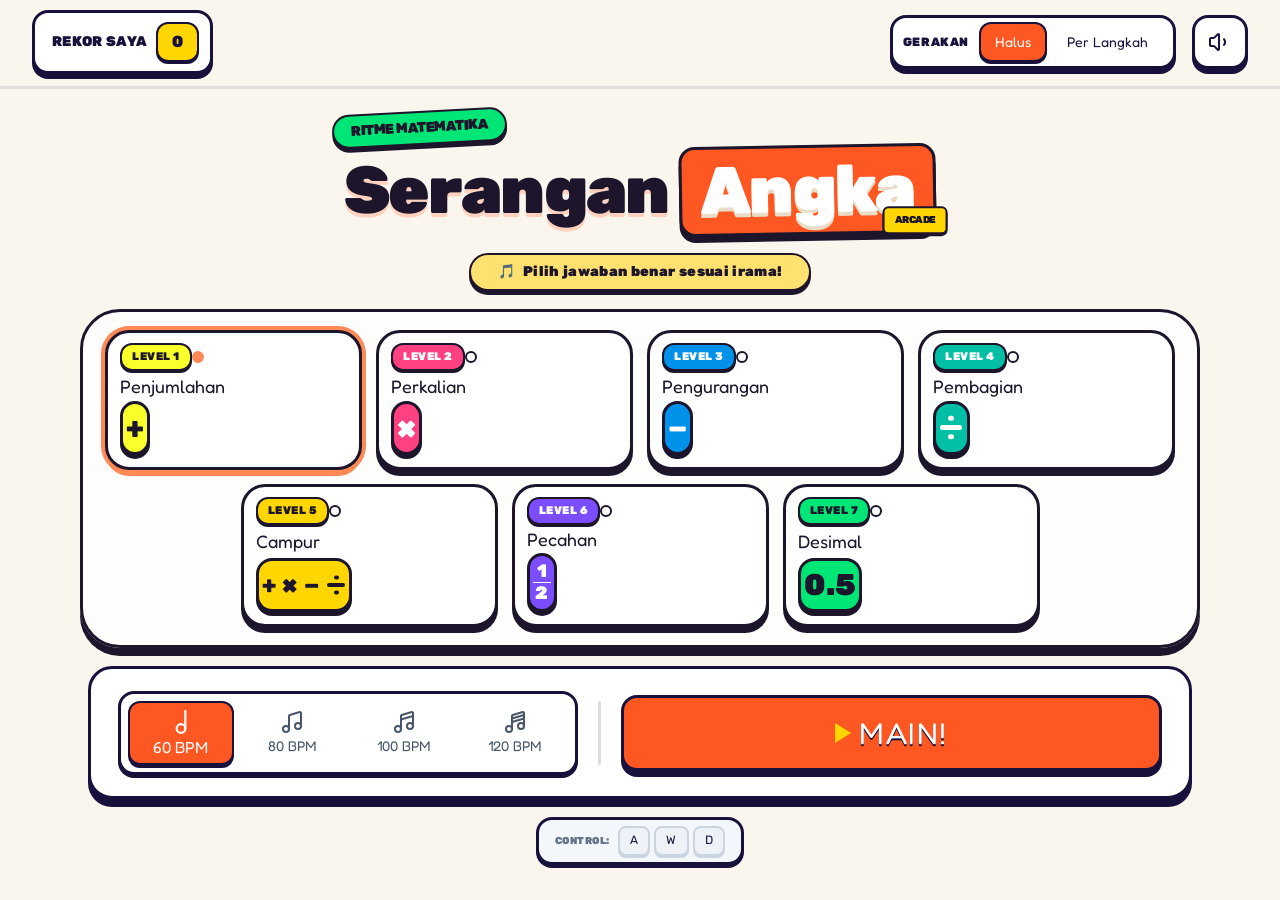
<file: index.html>
<!doctype html>
<html lang="id">
<head>
  <meta charset="utf-8">
  <!-- fluid layout, no pinch-zoom while playing, draw under the notch / home bar (we pad with env(safe-area-inset-*)) -->
  <meta name="viewport" content="width=device-width, initial-scale=1, maximum-scale=1, user-scalable=no, viewport-fit=cover">
  <meta name="theme-color" content="#FAF6ED">
  <meta name="mobile-web-app-capable" content="yes">
  <meta name="apple-mobile-web-app-capable" content="yes">
  <meta name="apple-mobile-web-app-status-bar-style" content="default">
  <meta name="format-detection" content="telephone=no">
  <title>Serangan Angka</title>
  <meta name="description" content="Game ritme matematika: pilih jawaban yang benar tepat di garis, seirama dengan musik.">
  <link rel="preconnect" href="https://fonts.googleapis.com">
  <link rel="preconnect" href="https://fonts.gstatic.com" crossorigin>
  <!-- fonts from the Figma design: Rubik Black (numbers, headings, labels) + Fredoka One (buttons, level names) -->
  <link href="https://fonts.googleapis.com/css2?family=Fredoka+One&family=Rubik:wght@400;700;800;900&display=swap" rel="stylesheet">
  <link rel="stylesheet" href="css/style.css">
</head>
<body>
<div id="app">

  <!-- ============ MENU ============ -->
  <section id="screen-menu" class="screen active" aria-label="Menu">
    <div class="wrap menu">
      <header class="m-topbar">
        <div class="hs-pill" title="Rekor saya">
          <span class="hs-label">Rekor Saya</span>
          <b id="hs-value" class="hs-value">0</b>
        </div>
        <div class="m-tools">
          <div id="motion" class="motion" role="group" aria-label="Mode gerak soal">
            <span class="motion-label">Gerakan</span>
            <button type="button" class="mode-btn" data-mode="smooth" aria-pressed="true">Halus</button>
            <button type="button" class="mode-btn" data-mode="step" aria-pressed="false"><span class="per">Per </span>Langkah</button>
          </div>
          <div class="snd-wrap">
            <button id="btn-sound" type="button" class="snd-btn" aria-label="Pengaturan suara" aria-expanded="false" aria-controls="snd-pop"><span class="snd-ico" data-icon="volume-1" data-size="24"></span></button>
            <div id="snd-pop" class="snd-pop" hidden><div class="snd-title">Suara</div><div class="snd-panel" data-sound-panel></div></div>
          </div>
        </div>
      </header>

      <div class="m-body">
        <div class="m-hero">
          <h1 aria-label="Serangan Angka">
            <span class="tag tag-green" aria-hidden="true">Ritme Matematika</span>
            <span class="h-word" aria-hidden="true"><span style="--i:0">S</span><span style="--i:1">e</span><span style="--i:2">r</span><span style="--i:3">a</span><span style="--i:4">n</span><span style="--i:5">g</span><span style="--i:6">a</span><span style="--i:7">n</span></span>
            <span class="h-box" aria-hidden="true"><span class="h-box-text">Angka</span><span class="tag tag-yellow">Arcade</span></span>
          </h1>
          <p class="catch"><span aria-hidden="true">🎵</span> Pilih jawaban benar sesuai irama!</p>
        </div>

        <section class="m-levels">
          <div id="levels" class="levels" role="group" aria-label="Pilih level"></div>
        </section>

        <div class="m-actions">
          <div class="m-diff">
            <div class="diff-label" id="diff-label">Kecepatan</div>
            <div id="diffs" class="diff-switch" role="group" aria-labelledby="diff-label"></div>
          </div>
          <span class="m-sep" aria-hidden="true"></span>
          <button id="btn-play" type="button" class="main-btn"><span class="play-tri" aria-hidden="true"></span>Main!</button>
        </div>
        <p id="controls-hint" class="m-controls"><span>Control:</span><span id="key-chips" class="key-chips"></span></p>
      </div>
    </div>
  </section>

  <!-- ============ GAME ============ -->
  <section id="screen-game" class="screen" aria-label="Permainan">
    <div class="wrap game">
      <div class="hud">
        <div class="hud-combo">
          <div id="combo-label" class="hud-label">COMBO <b>X1</b></div>
          <div id="combo-dots" class="dots" aria-hidden="true"></div>
        </div>
        <div class="hud-score">
          <div id="score" class="score" aria-label="Skor">0</div>
        </div>
        <div class="hud-right">
          <button id="btn-pause" type="button" class="pause-btn" aria-label="Jeda"><span class="pause-ico" data-icon="pause" data-size="20"></span></button>
          <div id="lives" class="lives" aria-label="Nyawa"></div>
        </div>
      </div>

      <div id="field" class="field">
        <div id="lane-guides" class="lane-guides" aria-hidden="true"></div>
        <div id="hitline" class="hitline" aria-hidden="true"></div>
        <div id="notes" class="notes"></div>
        <div class="arena-head">
          <div class="progress" aria-hidden="true"><i id="tier-bar"></i></div>
          <div class="arena-meta"><span id="tier-text" class="pill pill-tier">Tahap 1/6</span><span id="bpm-text" class="pill pill-bpm">60 BPM</span></div>
        </div>
        <div id="toast" class="toast" aria-live="polite"></div>
        <div id="judge" class="judge" aria-live="polite"></div>
        <div id="fx" class="fx" aria-hidden="true"></div>
      </div>

      <div id="pads" class="pads" role="group" aria-label="Jawaban"></div>
    </div>
  </section>

  <!-- ============ RESULTS (Selesai / Nyawa Habis) ============ -->
  <section id="screen-results" class="screen" aria-label="Hasil">
    <div class="wrap results">
      <div class="r-scroll">
        <div class="r-head">
          <div id="res-stars" class="stars"></div>
          <h2 id="res-title">Nyawa Habis</h2>
          <p id="res-sub" class="info-pill">Penjumlahan • 60 BPM</p>
        </div>

        <div class="r-grid">
          <div class="r-card r-left">
            <div class="r-stats">
              <div class="r-stat"><div class="r-label">Skor</div><div id="res-score" class="r-num">0</div></div>
              <div class="r-stat"><div class="r-label">Akurasi</div><div id="res-acc" class="r-num">0%</div></div>
              <div class="r-stat"><div class="r-label">Combo Max</div><div id="res-combo" class="r-num">×0</div></div>
            </div>
            <div class="timing">
              <h3 class="timing-head"><span class="t-d">Timing &amp; Ketukan</span><span class="t-m">Waktu Ketukan</span></h3>
              <div class="bar-row"><div class="bar-top"><span>Sempurna</span><b id="res-perfect">0</b></div><div class="bar"><i id="bar-perfect" class="perfect"></i></div></div>
              <div class="bar-row"><div class="bar-top"><span>Bagus</span><b id="res-good">0</b></div><div class="bar"><i id="bar-good" class="good"></i></div></div>
              <div class="bar-row"><div class="bar-top"><span>Kurang Pas!</span><b id="res-off">0</b></div><div class="bar"><i id="bar-off" class="off"></i></div></div>
              <div class="bar-row"><div class="bar-top"><span>Kepeleset</span><b id="res-miss">0</b></div><div class="bar"><i id="bar-miss" class="miss"></i></div></div>
            </div>
          </div>

          <div class="r-card r-right">
            <div class="rv-head"><h3>Hasil</h3><div class="rv-score"><span>Jawaban Benar :</span><b id="res-answered">0/0</b></div></div>
            <div id="rv-sub" class="rv-sub"><span id="res-missbadge" class="rv-badge">0 Soal Terlewat</span></div>
            <ul id="res-review" class="review"></ul>
          </div>
        </div>

        <div class="r-actions">
          <button id="res-menu" type="button" class="act-btn outline">Balik Menu</button>
          <button id="res-again" type="button" class="act-btn outline">Main Lagi</button>
          <button id="res-next" type="button" class="act-btn primary"><span class="a-ico" data-icon="play" data-size="16"></span>Lanjut Level</button>
        </div>
      </div>
    </div>
  </section>

  <!-- ============ OVERLAYS ============ -->
  <div id="overlay-pause" class="overlay" role="dialog" aria-modal="true" aria-labelledby="pause-title">
    <div class="modal">
      <h2 id="pause-title">Jeda</h2>
      <div class="modal-actions">
        <button id="pause-resume" type="button" class="m-btn primary"><span class="play-tri" aria-hidden="true"></span>Lanjut</button>
        <button id="pause-restart" type="button" class="m-btn outline">Ulangi</button>
        <button id="pause-menu" type="button" class="m-btn outline">Balik Menu</button>
      </div>
      <div class="snd-panel" data-sound-panel></div>
      <hr class="modal-sep">
      <p class="modal-hint"><span>Tekan</span><kbd>Esc</kbd><span>atau</span><kbd>P</kbd><span>untuk jeda</span></p>
    </div>
  </div>
  <div id="countdown" class="overlay clear" aria-hidden="true"><div id="countdown-num" class="countdown-num">3</div></div>

</div>

<div id="error-banner" role="alert" hidden></div>

<script src="js/config.js"></script>
<script src="js/music.js"></script>
<script src="js/fractions.js"></script>
<script src="js/problems.js"></script>
<script src="js/audio.js"></script>
<script src="js/game.js"></script>
<script src="js/ui.js"></script>
</body>
</html>
</file>
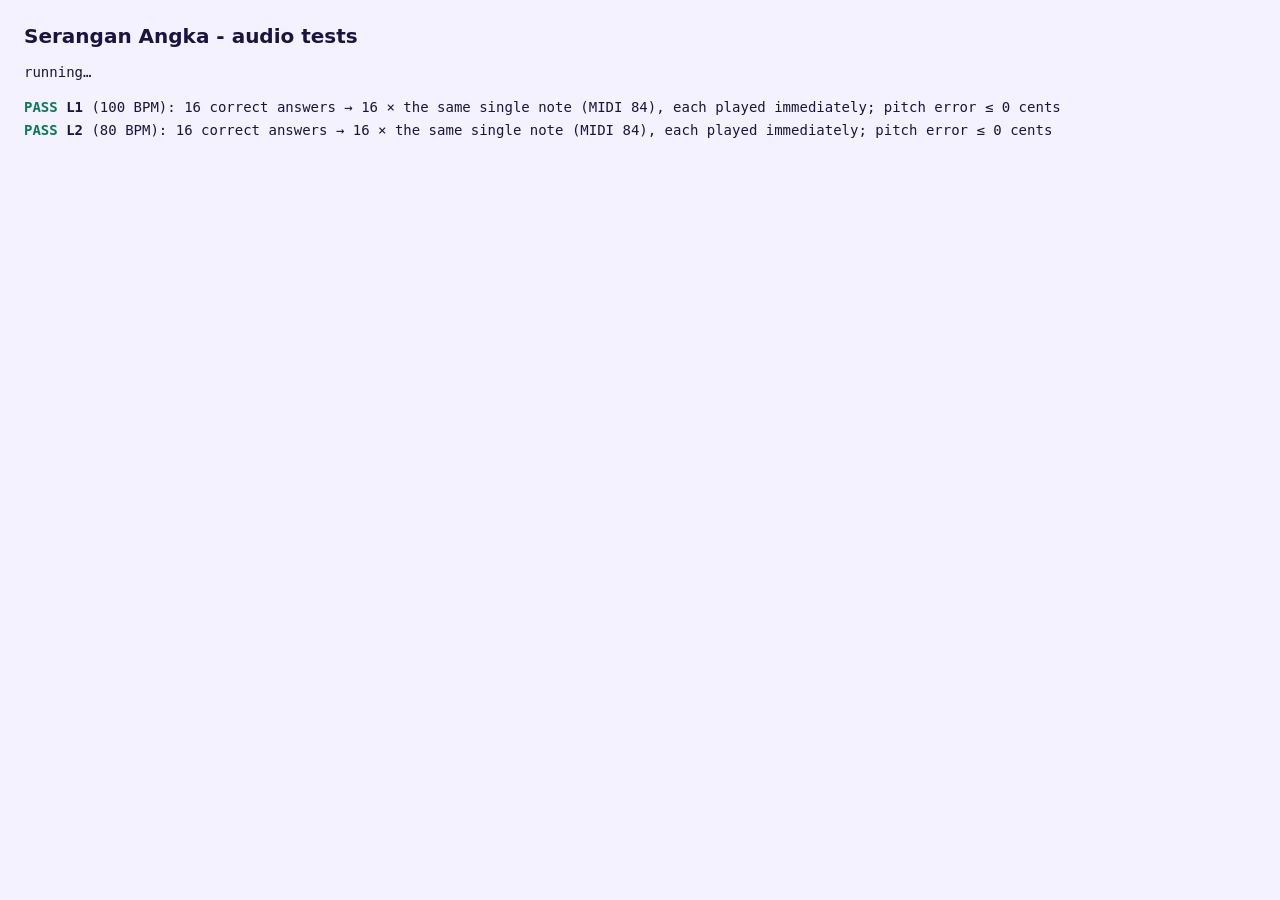
<file: tests/audio-test.html>
<!doctype html>
<html lang="id">
<head>
<meta charset="utf-8">
<title>Audio tests - running</title>
<style>
  body { font: 14px/1.5 ui-monospace, Consolas, monospace; margin: 24px; background: #F5F2FF; color: #1B1340; }
  h1 { font: 700 20px system-ui; margin: 0 0 4px; }
  .PASS { color: #0B7A59; font-weight: 700; } .FAIL { color: #E5254B; font-weight: 700; }
  li { margin: 2px 0; list-style: none; } ul { padding-left: 0; }
</style>
</head>
<body>
<h1>Serangan Angka - audio tests</h1>
<p id="summary">running…</p>
<ul id="out"></ul>

<script>window.NA = {};</script>
<script src="../js/music.js"></script>
<script src="../js/audio.js"></script>
<script>
/*
 * Renders the sound offline (faster than real time, sample-accurate) and analyses the actual audio:
 *  1. a correct answer plays ONE note: always the same pitch, at once, sample-accurate
 *  2. a wrong answer is a flat, detuned note a semitone below it
 *  3. a missed problem silences the ringing note
 *  4. the synth backing (the fallback when a song cannot load): events on the eighth-note grid, no clipping
 *  5. the songs are registered for every difficulty tempo
 */
(async function () {
  const A = NA.Audio, M = NA.MUSIC, SR = 44100, D = 0.006;           // D = master compressor look-ahead
  const BPMS = [100, 80, 60, 100, 80, 120, 100];                     // a different tempo per level, on purpose
  const out = document.getElementById('out');
  let fails = 0;
  const line = (ok, text) => { if (!ok) fails++; const li = document.createElement('li'); li.innerHTML = `<span class="${ok ? 'PASS' : 'FAIL'}">${ok ? 'PASS' : 'FAIL'}</span> ${text}`; out.appendChild(li); };

  // ---------- analysis helpers
  function fft(re, im) {
    const n = re.length;
    for (let i = 1, j = 0; i < n; i++) { let bit = n >> 1; for (; j & bit; bit >>= 1) j ^= bit; j ^= bit; if (i < j) { [re[i], re[j]] = [re[j], re[i]]; [im[i], im[j]] = [im[j], im[i]]; } }
    for (let len = 2; len <= n; len <<= 1) {
      const ang = -2 * Math.PI / len, wr = Math.cos(ang), wi = Math.sin(ang);
      for (let i = 0; i < n; i += len) {
        let cr = 1, ci = 0;
        for (let k = 0; k < len / 2; k++) {
          const ur = re[i + k], ui = im[i + k], xr = re[i + k + len / 2], xi = im[i + k + len / 2];
          const vr = xr * cr - xi * ci, vi = xr * ci + xi * cr;
          re[i + k] = ur + vr; im[i + k] = ui + vi; re[i + k + len / 2] = ur - vr; im[i + k + len / 2] = ui - vi;
          const t = cr * wr - ci * wi; ci = cr * wi + ci * wr; cr = t;
        }
      }
    }
  }
  function domFreq(x, start, len, lo, hi) {
    const N = 32768, re = new Float64Array(N), im = new Float64Array(N);
    for (let i = 0; i < len; i++) re[i] = (x[start + i] || 0) * (0.5 - 0.5 * Math.cos(2 * Math.PI * i / (len - 1)));
    fft(re, im);
    let best = 0, bi = 0;
    for (let k = Math.floor(lo * N / SR); k <= Math.ceil(hi * N / SR); k++) { const m = re[k] * re[k] + im[k] * im[k]; if (m > best) { best = m; bi = k; } }
    const a = Math.hypot(re[bi - 1], im[bi - 1]), b = Math.hypot(re[bi], im[bi]), c = Math.hypot(re[bi + 1], im[bi + 1]);
    return (bi + (a - c) / (2 * (a - 2 * b + c) || 1)) * SR / N;
  }
  async function render(sec, setup) {
    const ctx = new OfflineAudioContext(1, Math.ceil(sec * SR), SR);
    A._test.useContext(ctx);
    setup();
    return (await ctx.startRendering()).getChannelData(0);
  }
  function envelope(x) {                                              // rectified signal, 1 ms moving average
    const w = Math.floor(SR * 0.001), e = new Float32Array(x.length);
    let s = 0;
    for (let i = 0; i < x.length; i++) { s += Math.abs(x[i]); if (i >= w) s -= Math.abs(x[i - w]); e[i] = s / w; }
    return e;
  }
  // an onset = the envelope rises >= 3x within 4 ms (a real attack, not a ringing tail)
  function onsets(e, from, to, abs) {
    const back = Math.floor(SR * 0.004), found = [];
    let last = -1;
    for (let i = Math.max(back, Math.floor(from * SR)); i < Math.min(e.length, Math.floor(to * SR)); i++) {
      if (e[i] > abs && e[i] > 3 * Math.max(e[i - back], 1e-5) && (last < 0 || i - last > SR * 0.03)) { found.push(i / SR); last = i; }
    }
    return found;
  }
  const mutes = (music, melody, sfx) => { A.setMute('music', music); A.setMute('melody', melody); A.setMute('sfx', sfx); };
  const mtof = (m) => 440 * Math.pow(2, (m - 69) / 12);
  const peak = (x) => { let p = 0; for (let i = 0; i < x.length; i++) p = Math.max(p, Math.abs(x[i])); return p; };
  const rms = (x, a, b) => { let s = 0; a = Math.floor(a * SR); b = Math.min(x.length, Math.floor(b * SR)); for (let i = a; i < b; i++) s += x[i] * x[i]; return Math.sqrt(s / Math.max(1, b - a)); };

  // ============================================================ 1. one note per correct answer
  const OFFS = [0, .03, -.12, .2, -.3, .07, .15, -.05, .35, 0, -.2, .1, .045, -.01, .06, .25];   // sloppy presses
  const startAt = 0.2;
  for (let L = 0; L < M.tracks.length; L++) {
    const bpm = BPMS[L], spb = 60 / bpm;
    const x = await render(startAt + (4 + 2 * OFFS.length + 6) * spb, () => {
      mutes(true, false, true); A._test.begin(bpm, L);
      OFFS.forEach((off, i) => A.correct(Math.abs(off) <= .1 ? 'perfect' : 'good', null, startAt + (4 + 2 * i) * spb + off));
    });
    const log = A.debug.log.filter((q) => q.kind === 'correct');
    let late = 0, wrongPitch = 0, worstPitch = 0;
    log.forEach((q) => {
      if (Math.abs(q.at - (q.now + 0.003)) > 1e-9) late++;                      // played at once, not on a grid
      if (q.midi !== M.correct.midi) wrongPitch++;
      const f = domFreq(x, Math.floor((q.at + D + 0.03) * SR), Math.floor(0.09 * SR), 100, 3000);
      worstPitch = Math.max(worstPitch, Math.abs(1200 * Math.log2(f / mtof(q.midi))));
    });
    line(log.length === OFFS.length && late === 0 && wrongPitch === 0 && worstPitch < 30,
      `<b>L${L + 1}</b> (${bpm} BPM): ${log.length} correct answers → ${log.length} × the same single note (MIDI ${M.correct.midi}), each played immediately; pitch error ≤ ${worstPitch.toFixed(0)} cents`);
  }

  // onset of the note in the rendered audio vs its scheduled time
  {
    let worst = 0, n = 0;
    for (let L = 0; L < M.tracks.length; L++) {
      for (const off of [0, .03, -.12, .2]) {
        const bpm = BPMS[L], spb = 60 / bpm, now = startAt + 4 * spb + off;
        let rec;
        const x = await render(startAt + 4 * spb + 1.4, () => { mutes(true, false, true); A._test.begin(bpm, L); A.correct('perfect', null, now); rec = A.debug.log[A.debug.log.length - 1]; });
        const o = onsets(envelope(x), rec.at - 0.03, rec.at + 0.08, 0.002);
        worst = Math.max(worst, o.length ? Math.abs((o[0] - rec.at - D) * 1000) : 99); n++;
      }
    }
    line(worst < 1, `audio onset vs scheduled instant: worst error ${worst.toFixed(2)} ms over ${n} notes - sample-accurate`);
  }

  // ============================================================ 2. wrong answer
  for (let L = 0; L < M.tracks.length; L++) {
    A._test.useContext(new OfflineAudioContext(1, SR, SR));
    A._test.begin(BPMS[L], L);
    let off = 0;
    for (let i = 0; i < 200; i++) { A.wrong(0.5 + i * 0.01); if (A.debug.log[A.debug.log.length - 1].midi !== M.correct.midi - 1) off++; }
    line(off === 0, `<b>L${L + 1}</b> wrong answer ×200: always the note a semitone below the correct one (${off} exceptions)`);
  }
  {   // what a wrong note actually sounds like
    const x = await render(2, () => { mutes(true, false, true); A._test.begin(100, 0); A.wrong(0.5); });
    const w = A.debug.log[A.debug.log.length - 1];
    const f = domFreq(x, Math.floor((w.at + D + 0.02) * SR), Math.floor(0.12 * SR), 100, 3000);
    const cents = 1200 * Math.log2(f / mtof(w.midi));
    line(peak(x) > 0.05 && peak(x) < 0.45 && Math.abs(cents) < 120, `wrong note audio: peak ${peak(x).toFixed(2)} (audible but soft), sounds ${cents.toFixed(0)} cents from its semitone (detuned ±${M.wrong.detuneCents}, sagging flat)`);
  }

  // ============================================================ 3. a miss silences the ringing note
  {
    const bpm = 80, spb = 60 / bpm;
    const base = (extra) => render(6, () => { mutes(true, false, true); A._test.begin(bpm, 0); A.correct('perfect', null, 1.0); if (extra) extra(); });
    const ring = await base(null);
    const missed = await base(() => A.miss(1.1));
    const a = rms(ring, 1.2, 1.5), b = rms(missed, 1.2, 1.5);
    line(a > 0.005 && b < a * 0.1, `missed problem silences the ringing note: level after the miss is ${(100 * b / a).toFixed(1)}% of an uninterrupted note`);
    const nextOK = await render(6, () => { mutes(true, false, true); A._test.begin(bpm, 0); A.correct('perfect', null, 1.0); A.miss(1.1); A.correct('perfect', null, 1.1 + 3 * spb); });
    const notes = A.debug.log.filter((q) => q.kind === 'correct');
    line(notes.length === 2 && rms(nextOK, notes[1].at + 0.02, notes[1].at + 0.3) > 0.01, 'the next correct answer after a miss is clearly audible again');
  }

  // ============================================================ 4. backing
  // Every sound the backing creates is recorded (oscillators + noise) and its start time must sit on the
  // eighth-note grid. (The clap has a deliberate 12 ms second burst, which is allowed.)
  for (let L = 0; L < M.tracks.length; L++) {
    const bpm = BPMS[L], spb = 60 / bpm, bars = 8, sec = startAt + bars * 4 * spb, eighth = spb / 2;
    const starts = [];
    const P = OfflineAudioContext.prototype, origOsc = P.createOscillator, origSrc = P.createBufferSource;
    const wrap = (orig) => function () { const n = orig.call(this); const st = n.start.bind(n); n.start = (t, ...r) => { starts.push(t); return st(t, ...r); }; return n; };
    P.createOscillator = wrap(origOsc);
    P.createBufferSource = wrap(origSrc);
    let x;
    try { x = await render(sec + 0.5, () => { mutes(false, true, true); A._test.begin(bpm, L); A._test.backing(sec); }); }
    finally { P.createOscillator = origOsc; P.createBufferSource = origSrc; }
    let off = 0, worst = 0;
    starts.forEach((t) => {
      const p = (t - startAt) / eighth;
      const d = Math.min(Math.abs(p - Math.round(p)) * eighth, Math.abs((p * eighth - 0.012) / eighth - Math.round((p * eighth - 0.012) / eighth)) * eighth) * 1000;
      worst = Math.max(worst, d);
      if (d > 0.001) off++;
    });
    const steps = new Set(starts.map((t) => Math.round((t - startAt) / eighth)));
    const pk = peak(x), level = rms(x, startAt, sec);
    line(starts.length > 100 && off === 0 && pk < 1 && level > 0.01,
      `<b>L${L + 1}</b> backing (${M.tracks[L].style}, ${M.tracks[L].chords.join('-')}, ${bpm} BPM): ${starts.length} sounds over ${bars} bars, ${starts.length - off}/${starts.length} start exactly on the eighth-note grid (worst ${worst.toFixed(4)} ms), ${steps.size} grid steps used; peak ${pk.toFixed(2)}, RMS ${level.toFixed(3)}`);
  }

  // ============================================================ 5. everything together
  {
    const bpm = 100, spb = 0.6, sec = startAt + 40 * spb;
    const x = await render(sec, () => {
      mutes(false, false, false); A._test.begin(bpm, 0); A._test.backing(sec);
      for (let i = 0; i < 16; i++) A.correct(i % 3 ? 'perfect' : 'good', null, startAt + (4 + 2 * i) * spb + (i % 5 - 2) * 0.03);
      A.wrong(startAt + 20 * spb); A.miss(startAt + 28 * spb);
    });
    line(peak(x) < 1 && peak(x) > 0.1, `full mix (backing + melody + wrong + miss): peak ${peak(x).toFixed(2)} - no clipping`);
  }

  // ============================================================ 5. menu BGM (at every speed) + button sounds
  for (const mbpm of [60, 80, 100, 120]) {
    A.menuTempo(mbpm);
    const starts = [];
    const P = OfflineAudioContext.prototype, origOsc = P.createOscillator, origSrc = P.createBufferSource;
    const wrap = (orig) => function () { const n = orig.call(this); const st = n.start.bind(n); n.start = (t, ...r) => { starts.push(t); return st(t, ...r); }; return n; };
    P.createOscillator = wrap(origOsc);
    P.createBufferSource = wrap(origSrc);
    const eighth = A._test.menuEighth(), bars = 8, sec = 0.1 + bars * 8 * eighth;
    let x;
    try { x = await render(sec + 1, () => { mutes(false, true, true); A._test.menu(sec); }); }
    finally { P.createOscillator = origOsc; P.createBufferSource = origSrc; }
    let off = 0;
    starts.forEach((t) => { const p = (t - 0.1) / eighth; if (Math.abs(p - Math.round(p)) * eighth > 0.0005) off++; });
    const pk = peak(x), level = rms(x, 1, sec);
    line(starts.length > 100 && off === 0 && pk < 0.8 && level > 0.005 && level < 0.12,
      `menu BGM at ${mbpm} BPM (${bars} bars): ${starts.length} sounds, ${starts.length - off}/${starts.length} on the eighth-note grid; peak ${pk.toFixed(2)}, RMS ${level.toFixed(3)} (quiet background, no clipping)`);
  }
  {
    // button sounds (hover / click / start): audible but soft
    const ui = A._test.ui();
    const hx = await render(0.6, () => { mutes(true, true, false); ui.hover(); ui.click(); ui.start(); });
    line(peak(hx) > 0.02 && peak(hx) < 0.5, `button sounds (hover, click, Main!): audible but soft, peak ${peak(hx).toFixed(2)}`);
  }

  // ============================================================ 6. songs
  {
    const issues = [];
    const diffs = (window.__diffs || [60, 80, 100, 120]);
    diffs.forEach((bpm) => {
      const sp = M.songs[bpm];
      if (!sp) { issues.push(bpm + ': no song'); return; }
      if (!/^assets\/audio\/.+\.mp3$/.test(sp.src)) issues.push(bpm + ': bad src ' + sp.src);
      if (!(sp.fileBpm > bpm * 0.95 && sp.fileBpm < bpm * 1.05)) issues.push(bpm + ': fileBpm ' + sp.fileBpm + ' is not near the game BPM');
      if (!(sp.offsetSec >= 0 && sp.offsetSec < 60 / sp.fileBpm)) issues.push(bpm + ': offsetSec ' + sp.offsetSec + ' must lie inside the first beat');
    });
    for (const sp of Object.values(M.songs)) {
      const r = await fetch('../' + sp.src, { method: 'HEAD' });
      if (!r.ok) issues.push(sp.src + ': HTTP ' + r.status);
    }
    line(issues.length === 0, 'songs: 60 / 80 / 100 / 120 BPM are registered with src, measured fileBpm and first-beat offset, and the files exist' + (issues.length ? '<br>' + issues.join('<br>') : ''));
  }

  document.getElementById('summary').innerHTML = fails ? `<span class="FAIL">${fails} check(s) FAILED</span>` : '<span class="PASS">ALL CHECKS PASSED</span>';
  document.title = fails ? `Audio tests - ${fails} FAILED` : 'Audio tests - ALL PASS';
})();
</script>
</body>
</html>
</file>
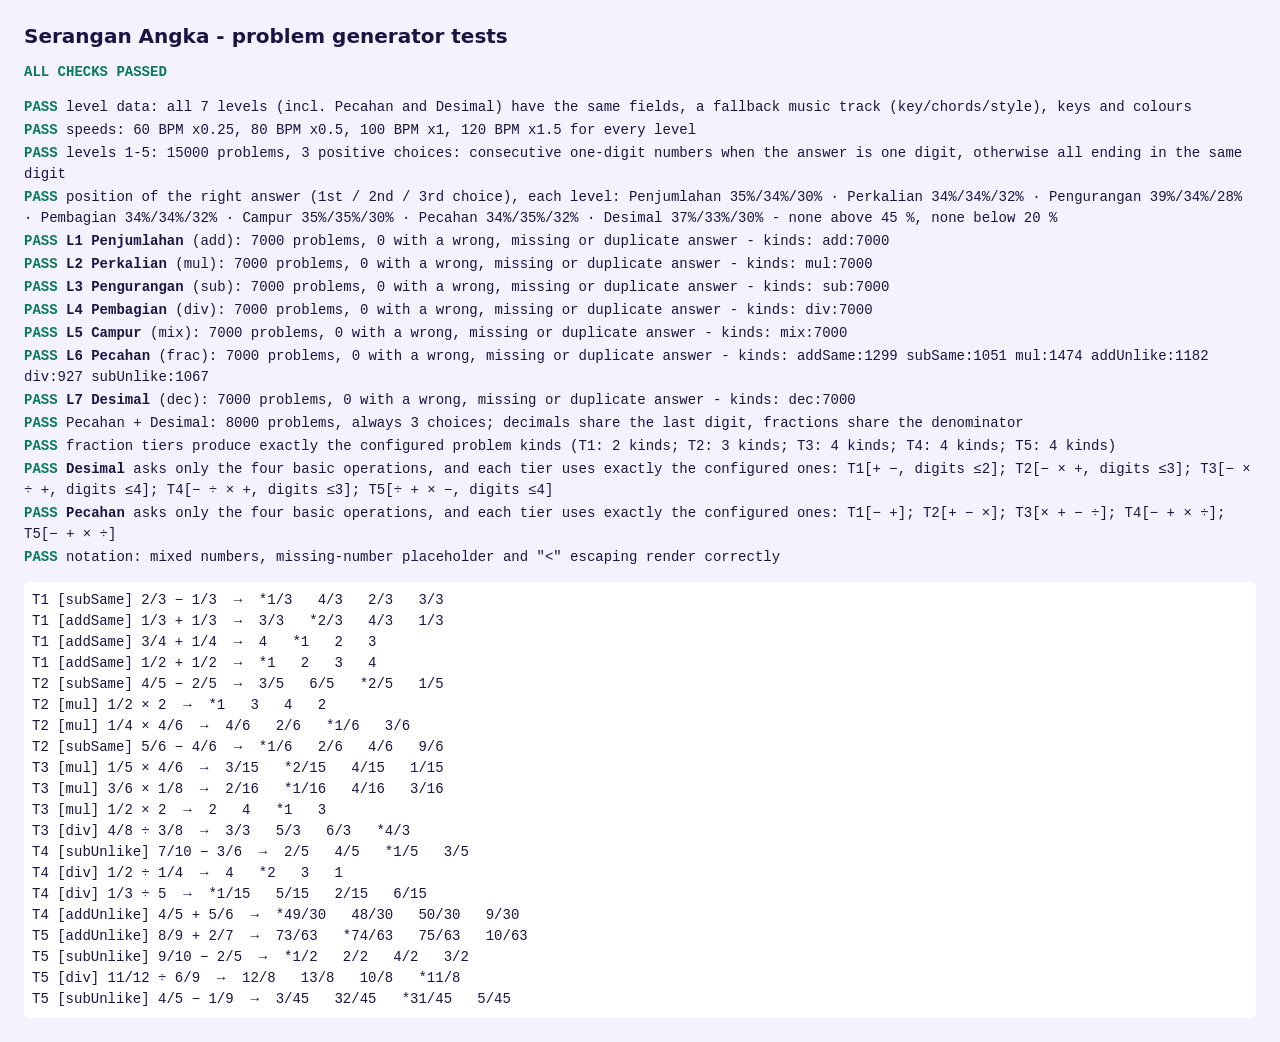
<file: tests/problems-test.html>
<!doctype html>
<html lang="id">
<head>
<meta charset="utf-8">
<title>Problem tests - running</title>
<style>
  body { font: 14px/1.5 ui-monospace, Consolas, monospace; margin: 24px; background: #F5F2FF; color: #1B1340; }
  h1 { font: 700 20px system-ui; margin: 0 0 4px; }
  .PASS { color: #0B7A59; font-weight: 700; } .FAIL { color: #E5254B; font-weight: 700; }
  li { margin: 2px 0; list-style: none; } ul { padding-left: 0; }
  pre { background: #fff; padding: 8px; border-radius: 6px; white-space: pre-wrap; }
</style>
</head>
<body>
<h1>Serangan Angka - problem generator tests</h1>
<p id="summary">running…</p>
<ul id="out"></ul>
<pre id="samples"></pre>

<script>window.NA = {};</script>
<script src="../js/config.js"></script>
<script src="../js/music.js"></script>
<script src="../js/fractions.js"></script>
<script src="../js/problems.js"></script>
<script>
/*
 * An INDEPENDENT checker: it never calls the generator's own maths. It parses the problem text and the
 * answer choices, solves the problem with exact integer fractions, and requires that EXACTLY ONE choice is right
 * and that it is the choice the generator marked as correct.
 */
(function () {
  const C = NA.CONFIG, out = document.getElementById('out');
  let fails = 0;
  const line = (ok, text) => { if (!ok) fails++; const li = document.createElement('li'); li.innerHTML = `<span class="${ok ? 'PASS' : 'FAIL'}">${ok ? 'PASS' : 'FAIL'}</span> ${text}`; out.appendChild(li); };

  // ---- exact rationals [n, d]
  const g = (a, b) => (b ? g(b, a % b) : Math.abs(a));
  const R = (n, d) => { const k = g(n, d) || 1; return [n / k, d / k]; };
  const eq = (a, b) => a[0] * b[1] === b[0] * a[1];
  const add = (a, b) => R(a[0] * b[1] + b[0] * a[1], a[1] * b[1]);
  const sub = (a, b) => R(a[0] * b[1] - b[0] * a[1], a[1] * b[1]);
  const mul = (a, b) => R(a[0] * b[0], a[1] * b[1]);
  const div = (a, b) => R(a[0] * b[1], a[1] * b[0]);
  const cmp = (a, b) => Math.sign(a[0] * b[1] - b[0] * a[1]);

  // ---- parsing
  const TOKEN = /\{(?:(\d+) )?([\d?]+)\/([\d?]+)\}/g;
  const parseDecimal = (s) => { const [i, f = ''] = s.split('.'); return R(parseInt(i + f, 10), Math.pow(10, f.length)); };
  // an operand/option: "{3/4}", "{2 1/3}", "5", "0.75"  (percent handled by caller)
  function parseValue(s) {
    let m = /^\{(?:(\d+) )?(\d+)\/(\d+)\}$/.exec(s);
    if (m) return { kind: m[1] ? 'mixed' : 'frac', v: R((m[1] ? +m[1] : 0) * +m[3] + +m[2], +m[3]), n: +m[2], d: +m[3], w: m[1] ? +m[1] : 0 };
    if (/^\d+$/.test(s)) return { kind: 'int', v: [+s, 1] };
    if (/^\d+\.\d+$/.test(s)) return { kind: 'dec', v: parseDecimal(s) };
    if (/^\d+(\.\d+)?%$/.test(s)) return { kind: 'pct', v: div(parseDecimal(s.slice(0, -1).includes('.') ? s.slice(0, -1) : s.slice(0, -1) + '.0'), [100, 1]) };
    return null;
  }
  // splits "A op B" into its two operand strings
  function splitOp(text) {
    const m = /^(\{[^}]*\}|[\d.]+) ([+−×÷]) (\{[^}]*\}|[\d.]+)$/.exec(text);
    return m ? { a: m[1], op: m[2], b: m[3] } : null;
  }

  // returns the list of option indexes that are correct, or an error string
  function solve(p, lanes) {
    const { text, options } = p;
    let m;
    // compare: "{a} ? {b}"  -> options < = >
    if ((m = /^(\{[^}]*\}) \? (\{[^}]*\})$/.exec(text))) {
      const a = parseValue(m[1]).v, b = parseValue(m[2]).v, s = cmp(a, b);
      return options.map((o, i) => (o === (s < 0 ? '<' : s > 0 ? '>' : '=') ? i : -1)).filter((i) => i >= 0);
    }
    // simplify: exactly ONE option may be in lowest terms and equal in value
    if ((m = /^Sederhanakan (\{[^}]*\})$/.exec(text))) {
      const a = parseValue(m[1]);
      return options.map((o, i) => { const q = parseValue(o); return q && eq(q.v, a.v) && g(q.n === undefined ? q.v[0] : q.n, q.d === undefined ? 1 : q.d) === 1 ? i : -1; }).filter((i) => i >= 0);
    }
    // equivalent fractions: "{a/b} = {?/D}" or "{a/b} = {N/?}"
    if ((m = /^(\{[^}]*\}) = \{(\?|\d+)\/(\?|\d+)\}$/.exec(text))) {
      const a = parseValue(m[1]).v;
      return options.map((o, i) => {
        const x = +o;
        const f = m[2] === '?' ? R(x, +m[3]) : R(+m[2], x);
        return eq(f, a) ? i : -1;
      }).filter((i) => i >= 0);
    }
    // "{...} = ?" conversions
    if ((m = /^(\{[^}]*\}) = \?$/.exec(text))) {
      const src = parseValue(m[1]);
      return options.map((o, i) => {
        const q = parseValue(o);
        if (!q) return -1;
        if (q.kind === 'pct') return eq(q.v, div(src.v, [1, 1])) ? i : -1;                // percent: value/100 == src
        return eq(q.v, src.v) ? i : -1;
      }).filter((i) => i >= 0);
    }
    // arithmetic: "A op B"
    const o = splitOp(text);
    if (o) {
      const a = parseValue(o.a), b = parseValue(o.b);
      let r;
      if (o.op === '+') r = add(a.v, b.v); else if (o.op === '−') r = sub(a.v, b.v);
      else if (o.op === '×') r = mul(a.v, b.v); else r = div(a.v, b.v);
      return options.map((x, i) => { const q = parseValue(x); return q && eq(q.v, r) ? i : -1; }).filter((i) => i >= 0);
    }
    return `unrecognised problem: ${text}`;
  }

  // ---- distinct options: by value, except "simplify" (one lowest-terms answer, equal-valued partial simplifications allowed)
  function optionsDistinct(p) {
    const seen = new Set();
    for (const o of p.options) {
      let k;
      if (/^Sederhanakan/.test(p.text)) k = o;
      else if (['<', '=', '>'].includes(o)) k = o;
      else { const q = parseValue(o); if (!q) return false; k = o.endsWith('%') ? 'p' + q.v.join('/') : q.v.join('/'); }
      if (seen.has(k)) return false;
      seen.add(k);
    }
    return true;
  }
  const TOKENS_OK = (s) => { const stripped = s.replace(TOKEN, ''); return stripped.indexOf('{') < 0 && stripped.indexOf('}') < 0; };

  function check(levelIdx, tier, lanes, N) {
    const res = { n: 0, bad: [], types: {}, maxText: 0 };
    for (let i = 0; i < N; i++) {
      const p = NA.makeProblem(levelIdx, tier, lanes);
      res.n++;
      const wantLen = p.meta && p.meta.type === 'compare' ? 3 : lanes;
      const sol = solve(p, lanes);
      const t = p.meta ? p.meta.type : NA.CONFIG.levels[levelIdx].type;
      res.types[t] = (res.types[t] || 0) + 1;
      let why = null;
      if (typeof sol === 'string') why = sol;
      else if (p.options.length !== wantLen) why = `has ${p.options.length} options, wanted ${wantLen}`;
      else if (sol.length !== 1) why = `${sol.length} correct options [${sol.join(',')}]`;
      else if (sol[0] !== p.correct) why = `marked ${p.correct} but the right one is ${sol[0]}`;
      else if (!optionsDistinct(p)) why = 'two options have the same value';
      else if (p.options.some((o) => { const q = parseValue(o); return q && q.v[0] < 0; })) why = 'negative option';
      else if (!TOKENS_OK(p.text) || !p.options.every(TOKENS_OK)) why = 'malformed token';
      else if (!p.solution || !TOKENS_OK(p.solution)) why = 'missing/malformed solution';
      else if (NA.fmt.plain(p.options[p.correct]) !== NA.fmt.plain(p.answer)) why = 'answer string differs from marked option';
      if (why) { res.bad.push(`${p.text} → [${p.options.join(' | ')}] ${why}`); }
      res.maxText = Math.max(res.maxText, NA.fmt.plain(p.text).length);
    }
    return res;
  }

  // ============================================================ every level has the same structure
  {
    const REQUIRED = ['name', 'sample', 'type', 'lanes', 'noteEveryBeats'];
    const issues = [];
    C.levels.forEach((L, i) => {
      REQUIRED.forEach((k) => { if (L[k] === undefined) issues.push(`L${i + 1} missing ${k}`); });
      if (!C.keys[L.lanes] || !C.laneColors[L.lanes]) issues.push(`L${i + 1}: no keys/colours for ${L.lanes} lanes`);
      const tr = NA.MUSIC.tracks[i];
      if (!tr) issues.push(`L${i + 1}: no music track`);
      else {
        if (tr.name !== L.name) issues.push(`L${i + 1}: music track is "${tr.name}", level is "${L.name}"`);
        if (!tr.chords || !tr.style || !tr.key) issues.push(`L${i + 1}: incomplete music track (style / chords / key for the synth fallback)`);
      }
      if (L.type === 'frac' && !(L.fracTiers && L.fracTiers.length === 5)) issues.push('fraction level needs 5 fracTiers');
      if (L.type === 'dec' && !(L.decTiers && L.decTiers.length === 5)) issues.push('decimal level needs 5 decTiers');
      if (L.tierLabels && L.tierLabels.length !== C.tiers.length) issues.push(`L${i + 1}: tierLabels must have ${C.tiers.length} entries`);
      if (!NA.fmt.html(L.sample)) issues.push(`L${i + 1}: sample does not render`);
    });
    if (NA.MUSIC.tracks.length !== C.levels.length) issues.push(`${NA.MUSIC.tracks.length} music tracks for ${C.levels.length} levels`);
    line(issues.length === 0, `level data: all ${C.levels.length} levels (incl. Pecahan and Desimal) have the same fields, a fallback music track (key/chords/style), keys and colours${issues.length ? '<br>' + issues.join('<br>') : ''}`);
  }

  // ============================================================ speeds: one BPM + score multiplier for all levels
  {
    const want = { bpm60: [60, 0.25], bpm80: [80, 0.5], bpm100: [100, 1], bpm120: [120, 1.5] };
    const bad = C.difficulties.filter((d) => !want[d.id] || d.bpm !== want[d.id][0] || d.scoreMult !== want[d.id][1]).map((d) => d.id);
    line(bad.length === 0 && C.difficulties.length === 4, `speeds: 60 BPM x0.25, 80 BPM x0.5, 100 BPM x1, 120 BPM x1.5 for every level${bad.length ? ' - wrong: ' + bad : ''}`);
  }

  // ============================================================ levels 1-5: all 3 choices end in the same digit
  {
    const bad = [];
    let n = 0;
    C.levels.forEach((L, li) => {
      if (['frac', 'dec'].includes(L.type)) return;
      for (let t = 0; t < 5; t++) for (let i = 0; i < 600; i++) {
        const p = NA.makeProblem(li, t, 3);
        n++;
        const ends = new Set(p.options.map((o) => Number(o) % 10));
        const v = p.options.map(Number), ans = Number(p.answer);
        const okShape = ans <= 9 ? (v[1] === v[0] + 1 && v[2] === v[1] + 1 && v[2] <= 9) : ends.size === 1;      // one-digit answer: 5, 6, 7
        if (p.options.length !== 3 || !okShape || p.options.some((o) => !(Number(o) >= 1))) bad.push(`${L.name}: ${p.text} → [${p.options.join(' | ')}]`);
      }
    });
    line(bad.length === 0, `levels 1-5: ${n} problems, 3 positive choices: consecutive one-digit numbers when the answer is one digit, otherwise all ending in the same digit${bad.length ? '<br>' + bad.slice(0, 4).join('<br>') : ''}`);
  }

  // ============================================================ the right answer is not predictable: its place is spread over the 3 choices
  {
    const rows = [];
    let ok = true;
    C.levels.forEach((L, li) => {
      const cnt = [0, 0, 0], N = 3000;
      for (let i = 0; i < N; i++) cnt[NA.makeProblem(li, i % 5, 3).correct]++;
      const sh = cnt.map((c) => c / N);
      if (Math.max(...sh) > 0.45 || Math.min(...sh) < 0.2) ok = false;
      rows.push(`${L.name} ${sh.map((x) => Math.round(x * 100) + '%').join('/')}`);
    });
    line(ok, `position of the right answer (1st / 2nd / 3rd choice), each level: ${rows.join(' · ')} - none above 45 %, none below 20 %`);
  }

  // ============================================================ every level x tier x lane count
  const N = 700;
  C.levels.forEach((L, li) => {
    const lanesList = [3, 4];
    let total = 0, badTotal = 0, firstBad = [];
    const types = {};
    for (let t = 0; t < 5; t++) for (const lanes of lanesList) {
      const r = check(li, t, lanes, N);
      total += r.n; badTotal += r.bad.length; firstBad = firstBad.concat(r.bad.slice(0, 2));
      Object.entries(r.types).forEach(([k, v]) => { types[k] = (types[k] || 0) + v; });
    }
    const typeList = Object.entries(types).map(([k, v]) => `${k}:${v}`).join(' ');
    line(badTotal === 0, `<b>L${li + 1} ${L.name}</b> (${L.type}): ${total} problems, ${badTotal} with a wrong, missing or duplicate answer${badTotal ? '<br>' + firstBad.slice(0, 4).join('<br>') : ''} - kinds: ${typeList}`);
  });

  // ============================================================ Pecahan + Desimal: 3 choices that all END THE SAME WAY
  {
    const bad = [];
    let n = 0;
    C.levels.forEach((L, li) => {
      if (L.type !== 'frac' && L.type !== 'dec') return;
      if (L.lanes !== 3) bad.push(`${L.name}: lanes is ${L.lanes}, must be 3`);
      for (let t = 0; t < 5; t++) for (let i = 0; i < 800; i++) {
        const p = NA.makeProblem(li, t, L.lanes);
        n++;
        const ends = new Set(p.options.map((o) => (L.type === 'dec' ? o.slice(-1) : (/\/(\d+)\}/.exec(o) || [0, '1'])[1])));
        if (p.options.length !== 3 || ends.size !== 1) bad.push(`${L.name}: ${p.text} → [${p.options.join(' | ')}]`);
      }
    });
    line(bad.length === 0, `Pecahan + Desimal: ${n} problems, always 3 choices; decimals share the last digit, fractions share the denominator${bad.length ? '<br>' + bad.slice(0, 4).join('<br>') : ''}`);
  }

  // ============================================================ the fraction tiers really differ
  {
    const L = C.levels.findIndex((l) => l.type === 'frac');
    const per = [];
    let ok = true;
    for (let t = 0; t < 5; t++) {
      const types = {};
      for (let i = 0; i < 1500; i++) { const p = NA.makeProblem(L, t, 4); types[p.meta.type] = (types[p.meta.type] || 0) + 1; }
      const wanted = Object.keys(C.levels[L].fracTiers[t].types);
      const missing = wanted.filter((k) => !types[k]);
      const extra = Object.keys(types).filter((k) => !wanted.includes(k));
      if (missing.length || extra.length) ok = false;
      per.push(`T${t + 1}: ${Object.keys(types).length} kinds${missing.length ? ' MISSING ' + missing : ''}${extra.length ? ' UNEXPECTED ' + extra : ''}`);
    }
    line(ok, `fraction tiers produce exactly the configured problem kinds (${per.join('; ')})`);
  }

  // ============================================================ decimals + fractions: only + - x / ; tiers really differ
  {
    const OPS = { add: '+', sub: '−', mulWhole: '×', mulDec: '×', divWhole: '÷', divDec: '÷' };
    const FOPS = { addSame: '+', addUnlike: '+', subSame: '−', subUnlike: '−', mul: '×', div: '÷' };
    const probs = [];
    [['dec', OPS, 'decTiers'], ['frac', FOPS, 'fracTiers']].forEach(([type, map, key]) => {
      const L = C.levels.findIndex((l) => l.type === type);
      let ok = true;
      const rows = [];
      for (let t = 0; t < 5; t++) {
        const wanted = new Set(Object.keys(C.levels[L][key][t].types).map((k) => map[k]));
        const seen = new Set();
        let maxDigits = 0, zeros = 0, tooBig = 0;
        for (let i = 0; i < 900; i++) {
          const p = NA.makeProblem(L, t, 4);
          const m = /^(?:Sederhanakan )?(\{[^}]*\}|[\d.]+) ([+−×÷]) (\{[^}]*\}|[\d.]+)$/.exec(p.text);
          if (!m) { ok = false; rows.push('T' + (t + 1) + ' unexpected form: ' + p.text); break; }
          seen.add(m[2]);
          if (type === 'dec') {
            maxDigits = Math.max(maxDigits, m[1].replace('.', '').length, m[3].replace('.', '').length);
            if (/\.\d+0$/.test(m[1]) || /\.\d+0$/.test(m[3])) zeros++;           // "2.50" is wrong, "2.0" is fine
            if (p.options.some((o) => /\.\d{4,}/.test(o))) tooBig++;
          }
        }
        const same = seen.size === wanted.size && [...wanted].every((o) => seen.has(o));
        if (!same || zeros || tooBig) ok = false;
        rows.push(`T${t + 1}[${[...seen].join(' ')}${type === 'dec' ? `, digits ≤${maxDigits}` : ''}${same ? '' : ' EXPECTED ' + [...wanted].join(' ')}${zeros ? ' TRAILING ZEROS' : ''}${tooBig ? ' LONG OPTIONS' : ''}]`);
      }
      line(ok, `<b>${type === 'dec' ? 'Desimal' : 'Pecahan'}</b> asks only the four basic operations, and each tier uses exactly the configured ones: ${rows.join('; ')}`);
    });
  }

  // ============================================================ samples + rendering helpers
  {
    const L = C.levels.findIndex((l) => l.type === 'frac');
    const rows = [];
    for (let t = 0; t < 5; t++) { for (let k = 0; k < 4; k++) { const p = NA.makeProblem(L, t, 4); rows.push(`T${t + 1} [${p.meta.type}] ${NA.fmt.plain(p.text)}  →  ${p.options.map((o, i) => (i === p.correct ? '*' : '') + NA.fmt.plain(o)).join('   ')}`); } }
    document.getElementById('samples').textContent = rows.join('\n');
    const html = NA.fmt.html('{2 1/3} + {?/4} < 5');
    line(html.includes('class="mx"') && html.includes('class="fn q"') && html.includes('&lt;') && NA.fmt.plain('{2 1/3} = ?') === '2 1/3 = ?',
      'notation: mixed numbers, missing-number placeholder and "<" escaping render correctly');
  }

  document.getElementById('summary').innerHTML = fails ? `<span class="FAIL">${fails} check(s) FAILED</span>` : '<span class="PASS">ALL CHECKS PASSED</span>';
  document.title = fails ? `Problem tests - ${fails} FAILED` : 'Problem tests - ALL PASS';
})();
</script>
</body>
</html>
</file>
<file: css/style.css>
/*
 * Serangan Angka - styles, following the Figma "Pop Play" frames (cream background, thick dark outlines, flat offset shadows).
 *
 *  1. TOKENS      every colour / font / radius / shadow / outline lives in :root below - components never hard-code them
 *  2. BASE        reset, fluid root size, screens
 *  3. SHARED      pills, sound panel, key chips
 *  4. MENU        desktop = framed level grid, phone = 2-column grid inside a scrolling frame
 *  5. GAME        HUD, arena, target line, notes, answer cards
 *  6. RESULTS     Selesai / Nyawa Habis
 *  7. OVERLAYS    pause modal, countdown, error banner
 *  8. SHORT       phone in landscape
 *
 * Breakpoints: >=640px = desktop layouts, <640px = phone layouts (frames "iPhone 17"). Sizes are fluid: clamp(min, vw, Figma value).
 */

/* ============================== 1. TOKENS ============================== */
:root {
  /* ---- colour: surfaces + ink ---- */
  --c-bg: #FAF6ED;
  --c-surface: #FFFFFF;
  --c-surface-glass: rgba(255, 255, 255, .8);
  --c-ink: #18113C;                    /* outlines, text, flat shadows */
  --c-ink-2: #1C152B;                  /* the menu uses this slightly different dark */
  --c-ink-soft: rgba(24, 17, 60, .2);
  --c-ink-faint: rgba(24, 17, 60, .1);
  --c-text-2: #475569;
  --c-muted: #64748B;
  --c-gray: #6B7280;
  --c-gray-2: #9CA3AF;
  --c-line: #E2E8F0;
  --c-line-2: #CBD5E1;
  --c-well: #F3F7FB;
  --c-keycap: #EEF2F6;

  /* ---- colour: brand + game ---- */
  --c-coral: #FF5722;
  --c-coral-ring: #FF8955;
  --c-coral-edge: #C83E10;
  --c-peach: #FFCCBC;                  /* waiting notes */
  --c-peach-text: #FED2BF;
  --c-peach-text-2: #EADDC7;
  --c-yellow: #FFD600;
  --c-yellow-soft: #FFE170;
  --c-cream-pill: #FEF3C7;
  --c-cream-pill-ink: #705D00;
  --c-lavender: #EEECFF;
  --c-green: #00E676;
  --c-green-combo: #00C853;
  --c-green-answer: #1B8A3C;
  --c-purple: #6C38FF;
  --c-violet: #8F33FF;
  --c-royal: #334EFF;
  --c-sky: #33B1FF;
  --c-red: #FF334B;
  --c-red-soft: #FFEAEB;
  --c-red-chip: #FFF0F2;
  --c-red-chip-line: #FFCCD3;
  --c-track: #EAEFF6;
  --c-info: #E5EEF8;
  --c-stat: #F8FAFC;
  --c-ink-4b: #4B5563;

  /* level cards: --lv = card colour, --lv-ink = text/icon on that colour (css: .level[data-tone]) */
  --lv-0: #F8FF2B; --lv-ink-0: var(--c-ink-2);
  --lv-1: #FF4081; --lv-ink-1: #fff;
  --lv-2: #0091EA; --lv-ink-2: #fff;
  --lv-3: #00BFA5; --lv-ink-3: #fff;
  --lv-4: #FFD600; --lv-ink-4: var(--c-ink-2);
  --lv-5: #7C4DFF; --lv-ink-5: #fff;
  --c-lv-6: #00E676;

  /* answer-card accent bars (set per lane from js/config.js laneColors) */
  --c-lane-1: #FFF600;
  --c-lane-2: #00C853;
  --c-lane-3: #6C38FF;
  --c-lane-4: #0091EA;
  --c-lane-5: #FF4081;

  /* ---- typography ---- */
  --f-num: 'Rubik', system-ui, -apple-system, 'Segoe UI', sans-serif;      /* Rubik Black: numbers, headings, labels */
  --f-display: 'Fredoka One', 'Fredoka', 'Rubik', system-ui, sans-serif;    /* buttons + level names */

  /* ---- outline + radius ---- */
  --bw: 3px;                           /* the standard dark outline */
  --bw-s: 2px;
  --r-xs: 6px;
  --r-sm: 8px;
  --r-md: 12px;
  --r-lg: 16px;
  --r-xl: 24px;
  --r-2xl: 40px;
  --r-modal: 38px;
  --r-pill: 9999px;

  /* ---- shadow: flat offsets, no blur ---- */
  --sh-2: 0 2px 0 var(--c-ink);
  --sh-3: 0 3px 0 var(--c-ink);
  --sh-4: 0 4px 0 var(--c-ink);
  --sh-5: 0 5px 0 var(--c-ink);
  --sh-6: 0 6px 0 var(--c-ink);
  --sh-8: 0 8px 0 var(--c-ink);
  --sh-10: 0 10px 0 var(--c-ink);
  --sh-12: 0 12px 0 var(--c-ink);
  --sh-key: 0 2px 0 var(--c-line-2);
  --sh-thumb: 0 3px 0 var(--c-coral-edge);
  --c-hitzone: rgba(255, 0, 0, .1);                    /* translucent red area under the target line */
  --sh-ring: 0 0 0 4px var(--c-coral-ring), 0 6px 0 0 var(--c-coral-ring);

  /* ---- layout ---- */
  --sat: env(safe-area-inset-top, 0px);
  --sar: env(safe-area-inset-right, 0px);
  --sab: env(safe-area-inset-bottom, 0px);
  --sal: env(safe-area-inset-left, 0px);
  --col-bar: 1280px;
  --col-menu: 1152px;
  --col-game: 1280px;
  --col-result: 1024px;
  --tap: 44px;                         /* minimum touch target */
}

/* ============================== 2. BASE ============================== */
html { font-size: clamp(14px, .5vw + 11.5px, 19px); -webkit-text-size-adjust: 100%; text-size-adjust: 100%; }
* { box-sizing: border-box; }
html, body {
  margin: 0; height: 100%; overflow: hidden; background: var(--c-bg); color: var(--c-ink); font-family: var(--f-num);
  overscroll-behavior: none;                      /* no pull-to-refresh / bounce while playing */
  touch-action: manipulation;                     /* no 300 ms tap delay, no double-tap zoom */
  -webkit-tap-highlight-color: transparent;
  -webkit-user-select: none; user-select: none;   /* no text selection while tapping */
  -webkit-touch-callout: none;
}
button { font-family: inherit; color: inherit; cursor: pointer; touch-action: manipulation; border: 0; background: none; padding: 0; }
button:focus-visible, input:focus-visible { outline: 3px solid var(--c-purple); outline-offset: 3px; }   /* visible keyboard focus */
.ic { display: block; flex: none; }
.sr-only { position: absolute; width: 1px; height: 1px; overflow: hidden; clip: rect(0 0 0 0); white-space: nowrap; }

#app { position: fixed; inset: 0; height: 100vh; height: 100dvh; overflow: hidden; background: var(--c-bg); }
.screen {
  position: absolute; inset: 0; z-index: 1; display: flex; justify-content: center; background: var(--c-bg);
  padding: max(var(--sat), 12px) max(var(--sar), 16px) max(var(--sab), 12px) max(var(--sal), 16px);
  opacity: 0; pointer-events: none; transition: opacity .25s;
}
.screen.active { opacity: 1; pointer-events: auto; }
.wrap { width: 100%; height: 100%; min-height: 0; display: flex; flex-direction: column; }

/* ============================== 3. SHARED ============================== */
/* the standard bordered pill / box */
.pill { display: inline-flex; align-items: center; justify-content: center; padding: 6px 14px; border: var(--bw-s) solid var(--c-ink); border-radius: var(--r-pill); font: 900 14px/20px var(--f-num); white-space: nowrap; }
.tag { display: inline-block; padding: 4px 10px; border: var(--bw-s) solid var(--c-ink-2); border-radius: var(--r-xs); box-shadow: 0 2px 0 var(--c-ink-2); font: 900 10px/16px var(--f-num); letter-spacing: -.5px; text-transform: uppercase; color: var(--c-ink-2); white-space: nowrap; }
.tag-green { background: var(--c-green); border-radius: var(--r-pill); box-shadow: 0 4px 0 var(--c-ink-2); font-size: 14px; line-height: 20px; padding: 5px 17px; }
.tag-yellow { background: var(--c-yellow); }

.key-chips { display: inline-flex; gap: 4px; }
.key-chip { min-width: 30px; padding: 4px 10px 6px; text-align: center; background: var(--c-keycap); border: var(--bw-s) solid var(--c-line-2); border-radius: var(--r-sm); box-shadow: var(--sh-key); font: 400 12px/16px var(--f-num); color: var(--c-ink); }

.play-tri { display: inline-block; width: 0; height: 0; flex: none; border-style: solid; border-width: 10px 0 10px 16px; border-color: transparent transparent transparent currentColor; }

/* ---- sound panel (menu pop-up + pause dialog) ---- */
.snd-wrap { position: relative; }
.snd-pop { position: absolute; right: 0; top: calc(100% + 14px); z-index: 30; width: min(380px, calc(100vw - 32px)); padding: 18px 20px 20px; background: var(--c-surface); border: var(--bw) solid var(--c-ink); border-radius: var(--r-xl); box-shadow: var(--sh-8); }
.snd-pop[hidden] { display: none; }
.snd-title { font: 900 24px/1.2 var(--f-num); letter-spacing: -.6px; text-transform: uppercase; color: var(--c-ink); margin-bottom: 14px; }
.snd-panel { display: flex; flex-direction: column; gap: 16px; width: 100%; }
.snd-row { display: flex; align-items: center; gap: 16px; }
.snd-mute { position: relative; flex: none; width: 44px; height: 44px; display: grid; place-items: center; background: var(--c-surface); border: var(--bw) solid var(--c-ink); border-radius: var(--r-pill); box-shadow: var(--sh-2); color: var(--c-ink); }
.snd-mute .ic { width: 20px; height: 20px; }
.snd-mute.muted { background: var(--c-keycap); color: var(--c-gray-2); }
.snd-label { flex: none; width: 64px; font: 400 18px/28px var(--f-display); color: var(--c-ink); }
.snd-val { flex: none; width: 32px; text-align: right; font: 900 18px/28px var(--f-num); color: var(--c-ink); font-variant-numeric: tabular-nums; }
.snd-row.off .snd-label, .snd-row.off .snd-val, .snd-row.off .snd-range { opacity: .45; }
.ic .slash { opacity: 0; }
.muted .ic .slash { opacity: 1; }
.muted .ic .wave { opacity: .3; }
.snd-range { -webkit-appearance: none; appearance: none; flex: 1 1 auto; min-width: 0; height: 12px; border-radius: var(--r-pill); border: 1px solid var(--c-line-2); cursor: pointer; touch-action: pan-x; outline-offset: 10px;
  background: linear-gradient(to right, var(--c-coral) var(--fill, 50%), var(--c-line) var(--fill, 50%)); }
.snd-range::-webkit-slider-thumb { -webkit-appearance: none; width: 28px; height: 28px; border-radius: var(--r-pill); background: var(--c-surface); border: 4px solid var(--c-coral); box-shadow: var(--sh-thumb); }
.snd-range::-moz-range-thumb { width: 20px; height: 20px; border-radius: var(--r-pill); background: var(--c-surface); border: 4px solid var(--c-coral); box-shadow: var(--sh-thumb); }

/* ============================== 4. MENU ============================== */
#screen-menu { padding: 0; }
.menu { max-width: none; overflow-y: auto; overflow-x: hidden; overscroll-behavior: contain; scrollbar-width: none; }
.menu::-webkit-scrollbar { display: none; }

/* top bar: full-width strip with a faint bottom rule; content max 1280 */
.m-topbar { flex: none; display: flex; align-items: center; justify-content: space-between; gap: 12px; padding: max(var(--sat), 10px) max(32px, calc((100% - var(--col-bar)) / 2)) 12px; border-bottom: var(--bw) solid var(--c-ink-faint); background: var(--c-bg); }
.hs-pill { display: inline-flex; align-items: center; gap: 8px; padding: 9px 11px 9px 17px; background: var(--c-surface); border: var(--bw) solid var(--c-ink); border-radius: var(--r-lg); box-shadow: var(--sh-5); }
.hs-label { font: 900 14px/20px var(--f-num); letter-spacing: .35px; text-transform: uppercase; color: var(--c-ink); }
.hs-value { padding: 6px 14px; background: var(--c-yellow); border: var(--bw-s) solid var(--c-ink); border-radius: var(--r-md); box-shadow: var(--sh-2); font: 900 16px/24px var(--f-num); color: var(--c-ink); font-variant-numeric: tabular-nums; }
.m-tools { display: flex; align-items: center; gap: 16px; }
.motion { display: flex; align-items: center; gap: 4px; min-height: 54px; padding: 0 10px; background: var(--c-surface); border: var(--bw) solid var(--c-ink); border-radius: var(--r-lg); box-shadow: var(--sh-5); }
.motion-label { padding-right: 6px; font: 900 12px/16px var(--f-num); letter-spacing: .6px; text-transform: uppercase; color: var(--c-ink); }
.mode-btn, .snd-btn, .diff-btn { transition: transform .18s cubic-bezier(.3, 1.7, .5, 1), box-shadow .18s, background-color .15s, color .15s; }
.mode-btn { min-height: 38px; padding: 8px 14px; border: var(--bw-s) solid transparent; border-radius: var(--r-md); font: 400 14px/20px var(--f-display); color: var(--c-ink); white-space: nowrap; }
.mode-btn[aria-pressed="true"] { background: var(--c-coral); border-color: var(--c-ink); box-shadow: var(--sh-2); color: #fff; }
.snd-btn { display: grid; place-items: center; width: 56px; min-height: 54px; padding: 3px; background: var(--c-surface); border: var(--bw) solid var(--c-ink); border-radius: var(--r-lg); box-shadow: var(--sh-5); color: var(--c-ink); }
.snd-btn:active { transform: translateY(3px); box-shadow: var(--sh-2); }
.snd-ico { display: grid; }

/* ---- hover animations: Gerakan + Suara (top right), the difficulty switch, and the big Main! button ---- */
@keyframes btnWiggle { 0%, 100% { rotate: 0deg; } 25% { rotate: -3deg; } 75% { rotate: 3deg; } }
@keyframes mainShine { from { transform: translateX(-130%) skewX(-20deg); } to { transform: translateX(330%) skewX(-20deg); } }
@keyframes mainGlow { 0%, 100% { box-shadow: 0 14px 0 var(--c-ink), 0 0 0 0 rgba(255, 87, 34, .55); } 50% { box-shadow: 0 14px 0 var(--c-ink), 0 0 0 14px rgba(255, 87, 34, 0); } }
@keyframes triNudge { 0%, 100% { translate: 0 0; } 50% { translate: 5px 0; } }
@media (hover: hover) {
  .mode-btn:not([aria-pressed="true"]):hover, .mode-btn:not([aria-pressed="true"]):focus-visible { background: var(--c-yellow-soft); border-color: var(--c-ink); box-shadow: var(--sh-2); transform: translateY(-3px) scale(1.06); }
  .mode-btn[aria-pressed="true"]:hover, .mode-btn[aria-pressed="true"]:focus-visible { transform: translateY(-3px) scale(1.08); box-shadow: var(--sh-4); }
  .mode-btn:hover { animation: btnWiggle .45s ease-in-out; }
  .snd-btn:hover, .snd-btn:focus-visible { background: var(--c-yellow-soft); transform: translateY(-3px) rotate(-2deg); box-shadow: 0 8px 0 var(--c-ink); }
  .snd-btn:hover .snd-ico { animation: btnWiggle .45s ease-in-out; }
  .diff-btn:not(.selected):hover, .diff-btn:not(.selected):focus-visible { background: var(--c-yellow-soft); border-color: var(--c-ink); box-shadow: var(--sh-3); color: var(--c-ink); transform: translateY(-4px) scale(1.05); }
  .diff-btn.selected:hover, .diff-btn.selected:focus-visible { transform: translateY(-4px) scale(1.06); box-shadow: 0 6px 0 var(--c-ink); }
}
.mode-btn:active, .diff-btn:active { transform: translateY(1px) scale(.97); }

.m-body { width: 100%; max-width: var(--col-menu); margin: auto; padding: clamp(4px, 1.2dvh, 24px) 16px clamp(8px, 1.6dvh, 28px); display: flex; flex-direction: column; align-items: center; gap: clamp(10px, 2dvh, 24px); min-width: 0; }
.m-hero { display: flex; flex-direction: column; align-items: center; text-align: center; }
.m-hero h1 { position: relative; display: inline-flex; align-items: center; justify-content: center; gap: .16em; margin: clamp(20px, 2.8dvh, 34px) 0 0; font: 900 clamp(34px, min(6.6vw + 4px, 7.4dvh), 72px)/1.1 var(--f-num); letter-spacing: -.025em; color: var(--c-ink-2); }
.h-word { display: inline-flex; text-shadow: 0 4px 0 var(--c-peach-text); }
/* title animation: letters hop in one after another, then keep a slow wave; the orange box floats and the tags wobble */
.h-word span { display: inline-block; animation: letterIn .55s cubic-bezier(.3, 1.6, .5, 1) both, letterWave 3.2s ease-in-out infinite; animation-delay: calc(var(--i) * .05s), calc(.9s + var(--i) * .12s); }
@keyframes letterIn { from { transform: translateY(.7em) scale(.6) rotate(-12deg); opacity: 0; } to { transform: none; opacity: 1; } }
@keyframes letterWave { 0%, 60%, 100% { transform: translateY(0); } 30% { transform: translateY(-.1em); } }
@keyframes boxFloat { 0%, 100% { transform: rotate(-1deg) translateY(0); } 50% { transform: rotate(1.5deg) translateY(-6px); } }
@keyframes boxIn { from { transform: rotate(-12deg) scale(.4); opacity: 0; } to { transform: rotate(-1deg) scale(1); opacity: 1; } }
@keyframes tagWobble { 0%, 100% { transform: rotate(-3deg); } 50% { transform: rotate(-6deg) translateY(-2px); } }
@keyframes tagPulse { 0%, 100% { transform: rotate(1deg) scale(1); } 50% { transform: rotate(-2deg) scale(1.12); } }
@keyframes textShine { 0%, 70%, 100% { text-shadow: 0 4px 0 var(--c-peach-text-2); } 85% { text-shadow: 0 4px 0 var(--c-peach-text-2), 0 0 18px rgba(255, 255, 255, .9); } }
.h-box { position: relative; display: inline-block; padding: .08em .28em; background: var(--c-coral); border: var(--bw) solid var(--c-ink-2); border-radius: var(--r-lg); box-shadow: 0 6px 0 var(--c-ink-2); animation: boxIn .6s cubic-bezier(.3, 1.5, .5, 1) .45s both, boxFloat 3.6s ease-in-out 1.2s infinite; }
.h-box-text { color: #fff; text-shadow: 0 4px 0 var(--c-peach-text-2); animation: textShine 4s ease-in-out 1.6s infinite; }
.h-box .tag-yellow { position: absolute; right: -14px; bottom: -4px; transform: rotate(1deg); animation: tagPulse 2.4s ease-in-out infinite; }
.m-hero .tag-green { position: absolute; left: -12px; top: -34px; transform: rotate(-3deg); animation: tagWobble 2.8s ease-in-out infinite; }
.catch { display: inline-flex; align-items: center; gap: 8px; margin: clamp(12px, 2dvh, 28px) 0 0; padding: 7px 27px; background: var(--c-yellow-soft); border: var(--bw-s) solid var(--c-ink-2); border-radius: var(--r-pill); box-shadow: 0 4px 0 var(--c-ink-2); font: 900 14px/20px var(--f-num); letter-spacing: .35px; color: var(--c-ink-2); }

.m-levels { width: 100%; min-width: 0; }

/* the level frame: 4 + 3 cards, the last row centred */
.levels { display: flex; flex-wrap: wrap; justify-content: center; gap: 14px; padding: clamp(14px, 2dvh, 22px) 22px; background: var(--c-surface-glass); border: var(--bw) solid var(--c-ink-2); border-radius: var(--r-2xl); box-shadow: 0 8px 0 var(--c-ink-2); }
.level { --lv: var(--lv-0); --lv-ink: var(--lv-ink-0);
  position: relative; flex: 0 0 calc((100% - 42px) / 4); min-width: 0; min-height: clamp(118px, 15.5dvh, 178px); display: flex; flex-direction: column; justify-content: space-between; gap: 2px; padding: 10px 12px 12px; text-align: center;
  background: var(--c-surface); border: var(--bw) solid var(--c-ink-2); border-radius: var(--r-xl); box-shadow: 0 6px 0 var(--c-ink-2); transition: transform .1s, box-shadow .1s; }
.level[data-tone="0"] { --lv: var(--lv-0); --lv-ink: var(--lv-ink-0); }
.level[data-tone="1"] { --lv: var(--lv-1); --lv-ink: var(--lv-ink-1); }
.level[data-tone="2"] { --lv: var(--lv-2); --lv-ink: var(--lv-ink-2); }
.level[data-tone="3"] { --lv: var(--lv-3); --lv-ink: var(--lv-ink-3); }
.level[data-tone="4"] { --lv: var(--lv-4); --lv-ink: var(--lv-ink-4); }
.level[data-tone="5"] { --lv: var(--lv-5); --lv-ink: var(--lv-ink-5); }
.level[data-tone="6"] { --lv: var(--c-lv-6); --lv-ink: var(--c-ink-2); }
.level.selected { box-shadow: var(--sh-ring); }
.level { transition: transform .18s cubic-bezier(.3, 1.6, .5, 1), box-shadow .18s; }
.level:active { transform: translateY(3px) scale(.98); box-shadow: 0 3px 0 var(--c-ink-2); }
.level.selected:active { box-shadow: 0 0 0 4px var(--c-coral-ring), 0 3px 0 0 var(--c-coral-ring); }
.lv-top { display: flex; align-items: center; justify-content: space-between; }
.lv-num { padding: 4px 10px; background: var(--lv); border: var(--bw-s) solid var(--c-ink-2); border-radius: var(--r-md); box-shadow: 0 2px 0 var(--c-ink-2); font: 900 11px/16px var(--f-num); letter-spacing: .55px; color: var(--lv-ink); }
.lv-dot { width: 12px; height: 12px; background: transparent; border: var(--bw-s) solid var(--c-ink-2); border-radius: var(--r-pill); transition: transform .18s cubic-bezier(.3, 1.6, .5, 1), background-color .15s, border-color .15s; }
.level.selected .lv-dot { background: var(--c-coral-ring); border-color: var(--c-coral-ring); }
.lv-name { font: 400 18px/24px var(--f-display); color: var(--c-ink-2); overflow-wrap: anywhere; }
.lv-sym { display: flex; align-items: center; justify-content: center; min-height: clamp(40px, 5.6dvh, 52px); padding: 6px 3px; background: var(--lv); border: var(--bw) solid var(--c-ink-2); border-radius: var(--r-lg); box-shadow: 0 4px 0 var(--c-ink-2); font: 900 30px/36px var(--f-num); color: var(--lv-ink); }
.lv-sym .fr { font-size: .6em; line-height: 1.05; }
.lv-sym.multi { font-size: 24px; word-spacing: .12em; gap: .3em; white-space: nowrap; }                   /* Campur: + × − ÷ */
/* the division sign: a bar with a dot above and below (the heavy number font draws a plus-like sign) */
.dv { display: inline-block; position: relative; width: .74em; height: 1.2em; vertical-align: middle; margin: 0 .04em; }
.dv::before { content: ''; position: absolute; left: 0; right: 0; top: 50%; height: .17em; margin-top: -.085em; background: currentColor; border-radius: .09em; }
.dv::after { content: ''; position: absolute; left: 50%; top: 50%; width: .19em; height: .19em; margin: -.095em 0 0 -.095em; border-radius: 50%; background: transparent; box-shadow: 0 -.31em 0 currentColor, 0 .31em 0 currentColor; }   /* only the two shadow dots show; the element itself stays empty so no dot sits on the bar */
.lv-sym, .lv-num, .lv-dot { transition: transform .18s cubic-bezier(.3, 1.6, .5, 1); }
@media (hover: hover) {
  .level:hover, .level:focus-visible { transform: translateY(-8px) rotate(-1.2deg); box-shadow: 0 14px 0 var(--c-ink-2); }
  .level.selected:hover, .level.selected:focus-visible { box-shadow: 0 0 0 4px var(--c-coral-ring), 0 14px 0 0 var(--c-coral-ring); }
  .level:nth-child(even):hover { transform: translateY(-8px) rotate(1.2deg); }
  .level:hover .lv-sym, .level:focus-visible .lv-sym { transform: scale(1.07); }
  .level:hover .lv-num { animation: badgeWiggle .5s ease-in-out; }
  .level:hover .lv-dot { transform: scale(1.35); }
}
@keyframes badgeWiggle { 0%, 100% { transform: rotate(0); } 25% { transform: rotate(-6deg); } 75% { transform: rotate(6deg); } }

/* bottom deck: difficulty switch | divider | big Main! button */
.m-actions { width: 100%; max-width: 1104px; display: flex; align-items: center; gap: 20px; padding: clamp(16px, 2.4dvh, 27px) 27px; background: var(--c-surface); border: var(--bw) solid var(--c-ink); border-radius: var(--r-xl); box-shadow: var(--sh-8); }
.m-diff { flex: 0 1 460px; min-width: 0; }
.diff-label { position: absolute; width: 1px; height: 1px; overflow: hidden; clip: rect(0 0 0 0); }
.diff-switch { display: flex; align-items: center; gap: 6px; min-height: 70px; padding: 7px; background: var(--c-surface); border: var(--bw) solid var(--c-ink); border-radius: var(--r-lg); box-shadow: var(--sh-3); }
.diff-btn { position: relative; flex: 1 1 0; min-width: 0; min-height: 56px; display: flex; flex-direction: column; align-items: center; justify-content: center; gap: 2px; padding: 6px 4px; border: var(--bw-s) solid transparent; border-radius: var(--r-md); font: 400 14px/20px var(--f-display); color: var(--c-text-2); white-space: nowrap; }
.diff-btn .ic { width: 24px; height: 24px; }
.diff-btn.selected { background: var(--c-coral); border-color: var(--c-ink); box-shadow: var(--sh-3); color: #fff; font-size: 16px; }
.diff-btn.selected .ic { width: 26px; height: 26px; }
/* locked speed (120 BPM): faded, with a hint bubble on hover / focus / tap */
.diff-btn.locked { cursor: not-allowed; }
.diff-btn.locked > :not(.diff-tip) { opacity: .25; }
.diff-btn.locked:hover, .diff-btn.locked:focus-visible { background: none; box-shadow: none; transform: none; border-color: transparent; }
.diff-tip { position: absolute; left: 50%; bottom: calc(100% + 16px); z-index: 6; width: max-content; max-width: 168px; padding: 6px 12px; background: var(--c-coral); border: var(--bw-s) solid var(--c-ink); border-radius: var(--r-md); box-shadow: var(--sh-3); color: #fff; font: 900 11px/14px var(--f-num); text-align: center; white-space: normal; pointer-events: none; opacity: 0; transform: translate(-50%, 6px); transition: opacity .15s, transform .18s cubic-bezier(.3, 1.6, .5, 1); }
.diff-tip::after { content: ''; position: absolute; left: 50%; top: 100%; margin-left: -6px; border: 6px solid transparent; border-top-color: var(--c-ink); }
.diff-btn.locked:hover .diff-tip, .diff-btn.locked:focus-visible .diff-tip, .diff-btn.tip .diff-tip { opacity: 1; transform: translate(-50%, 0); }
.m-sep { flex: none; width: 3px; height: 64px; background: rgba(24, 17, 60, .15); border-radius: var(--r-pill); }
.main-btn { flex: 1 1 0; min-width: 0; display: flex; align-items: center; justify-content: center; gap: 8px; min-height: 70px; padding: 17px 27px; background: var(--c-coral); border: var(--bw) solid var(--c-ink); border-radius: var(--r-lg); box-shadow: var(--sh-6); font: 400 30px/36px var(--f-display); letter-spacing: 1.5px; text-transform: uppercase; color: #fff; text-shadow: 0 2px 0 var(--c-ink); transition: transform .1s, box-shadow .1s; }
.main-btn .play-tri { color: var(--c-yellow); border-width: 10px 0 10px 16px; }
.main-btn { position: relative; overflow: hidden; transition: transform .22s cubic-bezier(.3, 1.8, .5, 1), box-shadow .22s, background-color .15s; }
.main-btn::after { content: ''; position: absolute; top: -20%; bottom: -20%; left: 0; width: 22%; background: linear-gradient(90deg, rgba(255, 255, 255, 0), rgba(255, 255, 255, .55), rgba(255, 255, 255, 0)); transform: translateX(-130%) skewX(-20deg); pointer-events: none; }
@media (hover: hover) {
  .main-btn:hover:not(:disabled), .main-btn:focus-visible:not(:disabled) { transform: translateY(-8px) scale(1.05) rotate(-1deg); box-shadow: 0 14px 0 var(--c-ink); background: #FF6A33; animation: mainGlow 1.1s ease-out infinite; }
  .main-btn:hover:not(:disabled)::after, .main-btn:focus-visible:not(:disabled)::after { animation: mainShine .75s ease-in-out infinite; animation-delay: .1s; }
  .main-btn:hover:not(:disabled) .play-tri, .main-btn:focus-visible:not(:disabled) .play-tri { animation: triNudge .5s ease-in-out infinite; }
}
.main-btn:active:not(:disabled) { transform: translateY(4px) scale(.98); box-shadow: var(--sh-2); animation: none; }
.main-btn:disabled { opacity: .65; }
.main-btn.loading { font-size: 16px; line-height: 24px; letter-spacing: .5px; text-transform: none; text-shadow: none; }       /* "Memuat musik…" */
.m-controls { margin: 0; display: inline-flex; align-items: center; gap: 8px; padding: 6px 16px; background: var(--c-well); border: var(--bw) solid var(--c-ink); border-radius: var(--r-lg); box-shadow: var(--sh-3); font: 900 10px/16px var(--f-num); letter-spacing: .5px; text-transform: uppercase; color: var(--c-muted); }
@media (hover: none), (max-width: 639px) { .m-controls { display: none; } }

/* tablet: 3 columns, deck stacks */
@media (max-width: 699px) {
  .level { flex-basis: calc((100% - 28px) / 3); }
}
@media (max-width: 859px) {
  .m-diff { flex: none; width: 100%; }
  .m-actions { flex-direction: column; align-items: stretch; }
  .m-sep { width: 100%; height: 3px; }
}

/* phone: the level frame (head + 2-column grid) scrolls inside the screen so the deck stays visible */
@media (max-width: 639px) {
  #screen-menu { padding: 0; }
  .menu { overflow: hidden; }
  .m-topbar { padding: max(var(--sat), 14px) max(var(--sar), 16px) 12px max(var(--sal), 16px); gap: 8px; border-bottom: 0; background: transparent; }
  .hs-pill { gap: 6px; padding: 4px 4px 4px 10px; border-radius: var(--r-lg); box-shadow: var(--sh-4); }
  .hs-label { max-width: 5.6em; font-size: 10px; line-height: 12px; letter-spacing: 0; }
  .hs-value { padding: 4px 10px; font-size: 15px; line-height: 20px; border-radius: var(--r-md); }
  .m-tools { gap: 6px; }
  .motion { min-height: 44px; padding: 3px; gap: 2px; box-shadow: var(--sh-4); }
  .motion-label, .mode-btn .per { display: none; }
  .mode-btn { min-height: 34px; padding: 4px 9px; font-size: 13px; }
  .snd-btn { width: 44px; min-height: 44px; padding: 0; box-shadow: var(--sh-4); }
  .snd-pop { right: 0; }

  .m-body { flex: 1 1 auto; min-height: 0; max-width: none; margin: 0; padding: 20px 16px max(var(--sab), 14px); gap: 14px; align-items: stretch; }
  .m-hero { padding-top: 6px; padding-bottom: 12px; }
  .m-hero h1 { margin-top: 24px; font-size: clamp(30px, 9vw, 40px); }
  .m-hero .tag-green { top: -26px; left: -6px; font-size: 11px; line-height: 14px; padding: 3px 12px; }
  .h-box .tag-yellow { font-size: 8px; line-height: 10px; padding: 2px 6px; right: -10px; }
  .catch { display: none; }

  .m-levels { flex: 1 1 0; min-height: 150px; display: flex; flex-direction: column; background: var(--c-surface); border: var(--bw) solid var(--c-ink); border-radius: 32px; box-shadow: var(--sh-8); overflow: hidden; }
  .levels { flex: 1 1 auto; min-height: 0; display: grid; grid-template-columns: repeat(2, minmax(0, 1fr)); align-content: start; gap: 16px 14px; padding: 18px 16px 16px; overflow-y: auto; overscroll-behavior: contain; background: none; border: 0; border-radius: 0; box-shadow: none; scrollbar-width: none; }
  .levels::-webkit-scrollbar { display: none; }
  .level { flex: none; min-height: 132px; padding: 10px; border-radius: var(--r-lg); box-shadow: 0 4px 0 var(--c-ink-2); }
  .level.selected { box-shadow: 0 0 0 4px var(--c-coral-ring), 0 4px 0 0 var(--c-coral-ring); }
  .lv-name { font-size: 16px; line-height: 22px; }
  .lv-sym { min-height: 44px; padding: 4px; font-size: 26px; border-radius: var(--r-md); }

  .m-actions { flex: none; flex-direction: column; align-items: stretch; gap: 10px; padding: 0; background: none; border: 0; box-shadow: none; }
  .m-diff { flex: none; width: 100%; }
  .diff-switch { min-height: 66px; padding: 5px; gap: 3px; background: var(--c-well); border-radius: var(--r-xl); box-shadow: var(--sh-3); }
  .diff-btn { min-height: 54px; padding: 4px 2px; font-size: 13px; line-height: 18px; border-radius: calc(var(--r-xl) - var(--bw) - 5px); }   /* concentric with the container (its radius - border - padding), so both curves match */
  .diff-btn .ic, .diff-btn.selected .ic { width: 22px; height: 22px; }
  .diff-btn.selected { font-size: 14px; }
  .diff-tip { bottom: calc(100% + 14px); max-width: 200px; }
  .diff-btn:last-child .diff-tip { left: auto; right: -4px; transform: translate(0, 6px); }
  .diff-btn:last-child.locked:hover .diff-tip, .diff-btn:last-child.tip .diff-tip { transform: translate(0, 0); }
  .diff-btn:last-child .diff-tip::after { left: auto; right: 22px; }
  .m-sep { height: 3px; background: var(--c-ink-faint); }
  .main-btn { min-height: 58px; padding: 12px 20px; box-shadow: var(--sh-6); font-size: 28px; }
}

/* ============================== 5. GAME ============================== */
.game { max-width: var(--col-game); margin: auto; max-height: 880px; gap: 16px; padding: clamp(0px, 2vw, 24px) 0; }

/* ---- HUD ---- */
.hud { flex: none; display: grid; grid-template-columns: 1fr auto 1fr; align-items: center; gap: 12px; padding: 8px 0; }
.hud-combo { justify-self: start; display: inline-flex; align-items: center; gap: 10px; padding: 9px 19px; background: var(--c-surface); border: var(--bw) solid var(--c-ink); border-radius: var(--r-pill); }
.hud-label { font: 900 14px/20px var(--f-num); letter-spacing: .7px; text-transform: uppercase; color: var(--c-ink); white-space: nowrap; }
.hud-label b { font-weight: 900; color: var(--c-green-combo); }
.dots { display: flex; gap: 6px; }
.dots i { width: 14px; height: 14px; border-radius: var(--r-pill); background: var(--c-line); border: var(--bw-s) solid var(--c-ink); transition: background .15s; }
.dots i.on { background: var(--c-green-combo); }
.hud-score { text-align: center; }
.score { font: 900 clamp(32px, 4vw + 14px, 60px)/1 var(--f-num); letter-spacing: -.025em; color: var(--c-ink); font-variant-numeric: tabular-nums; }
.hud-right { justify-self: end; display: flex; align-items: center; gap: 16px; }
.lives { order: 1; display: flex; align-items: center; gap: 6px; padding: 9px 17px; background: var(--c-surface); border: var(--bw) solid var(--c-ink); border-radius: var(--r-pill); }
.heart { display: block; line-height: 0; color: var(--c-ink); transition: transform .2s; }
.heart svg { width: 24px; height: 24px; }
.heart.on { color: var(--c-red); }
.heart.on svg { fill: currentColor; }
.heart.lost { animation: heartLost .5s; }
@keyframes heartLost { 30% { transform: scale(1.5) rotate(-12deg); } 100% { transform: scale(1); } }
.pause-btn { order: 2; position: relative; display: inline-flex; align-items: center; justify-content: center; min-width: 62px; min-height: 44px; padding: 9px 14px; background: var(--c-surface); border: var(--bw) solid var(--c-ink); border-radius: var(--r-pill); color: var(--c-ink); }
.pause-btn:active { background: var(--c-lavender); }
.pause-ico { display: grid; }
.pause-ico .ic { fill: currentColor; }

/* ---- arena: one white card; --line (set from JS) is where the target line sits ---- */
.field { position: relative; flex: 1 1 0; min-height: 0; background: var(--c-surface); border: var(--bw) solid var(--c-ink); border-radius: var(--r-xl); overflow: hidden; touch-action: none; --line: 86%; }
.field > * { position: absolute; pointer-events: none; }
.lane-guides { inset: 0; display: grid; grid-template-columns: repeat(var(--lanes, 3), 1fr); }
.screen.active .lane-guides { pointer-events: auto; }     /* whole lane columns are touch targets, but only while the game is visible */
.lane-guide { position: relative; touch-action: none; transition: background .08s; }
/* dashed divider between lanes: it scrolls down at the speed of the falling problems (--dash-dur is set from js/game.js) */
/* accent notes on the lines between lanes: made and moved by js/game.js (position, wave, tilt and fade are set every frame) */
.gnotes { position: absolute; left: 0; top: 0; bottom: 0; width: 0; pointer-events: none; }
.gnote { position: absolute; left: -14px; top: -15px; display: block; color: var(--c-ink); opacity: 0; pointer-events: none; will-change: transform, opacity; }
.gnote svg { display: block; }
.lane-guide.down { background: color-mix(in srgb, var(--lc) 14%, transparent); }

/* header over the arena: progress track, then "Tahap" + BPM pills; notes slide in from underneath it */
.arena-head { top: 0; left: 0; right: 0; z-index: 3; display: grid; grid-template-columns: auto 1fr auto; grid-template-areas: "bar bar bar" "tier . bpm"; gap: 10px 8px; align-items: center; padding: 16px 24px 8px; background: var(--c-surface); }
.progress { grid-area: bar; height: 14px; background: var(--c-lavender); border: var(--bw-s) solid var(--c-ink); border-radius: var(--r-pill); overflow: hidden; }
.progress i { display: block; height: 100%; width: 0; background: var(--c-purple); border-right: var(--bw-s) solid var(--c-ink); border-radius: var(--r-pill) 0 0 var(--r-pill); transition: width .4s; }
.arena-meta { display: contents; }
.pill-tier { grid-area: tier; background: var(--c-lavender); color: var(--c-ink); }
.pill-bpm { grid-area: bpm; background: var(--c-cream-pill); color: var(--c-cream-pill-ink); }

/* target line: coral bar with a dark outline + a dot near each end. Only transform changes per frame (beat pulse). */
/* the zone below the line (hit area) is tinted; it sits under everything else in the arena */
.field::before { content: ''; position: absolute; left: 0; right: 0; top: calc(var(--line) + 6px); bottom: 0; background: var(--c-hitzone); pointer-events: none; }
.hitline { left: 0; right: 0; top: calc(var(--line) - 6px); height: 12px; --beat: 0; }
.hitline::before { content: ''; position: absolute; inset: 0; background: var(--c-coral); border-top: 2px solid var(--c-ink); border-bottom: 4px solid var(--c-ink); transform: scaleY(calc(1 + var(--beat) * .45)); }

/* ---- notes: waiting problems are small pastel boxes; the one on the line is the big coral one ---- */
.notes { inset: 0; }
.note { --note-h: clamp(64px, 8dvh + 20px, 104px); position: absolute; top: 0; left: calc(var(--lane, 1) * 100% / var(--lanes, 3)); width: calc(100% / var(--lanes, 3)); height: var(--note-h); display: flex; justify-content: center; will-change: transform; }
/* each problem falls in its own (random) lane, centred between the lane lines (the text is fitted to the lane in js/game.js) */
.note-body { --fit: 1; flex: none; max-width: calc(var(--lanes, 3) * 92%); height: 100%; display: flex; align-items: center; justify-content: center; padding: 0 clamp(10px, 4vw, 51px); background: var(--c-peach); border: var(--bw) solid var(--c-ink); border-radius: var(--r-lg);
  color: var(--c-ink); font: 900 calc(clamp(28px, 4vw + 10px, 60px) * var(--fit))/1 var(--f-num); letter-spacing: .025em; white-space: nowrap; font-variant-numeric: tabular-nums;
  transform: scale(.55); transition: transform .15s, background .15s; }
.note.tall .note-body { height: calc(var(--note-h) * 1.5); margin: calc(var(--note-h) * -.25) 0; }
.nb { display: inline-flex; align-items: center; gap: .32em; }
.note.current .note-body { background: var(--c-coral); border-radius: var(--r-xl); color: #fff; transform: scale(1); }
/* an answered problem (hit / missed) is no longer .current: keep the active shape so it does not change while it plays out */
.note.hit .note-body, .note.miss .note-body { border-radius: var(--r-xl); }
.note.hit .note-body { animation: noteHit .42s ease-out forwards; }
.note.hit.k-perfect .note-body { background: var(--c-violet); }
.note.hit.k-good .note-body { background: var(--c-royal); }
.note.hit.k-early .note-body, .note.hit.k-late .note-body { background: var(--c-sky); color: var(--c-ink); }
.note.miss .note-body { animation: noteMiss .9s ease-in forwards; background: var(--c-red); color: #fff; }
@keyframes noteHit { 0% { transform: scale(1); opacity: 1; } 100% { transform: scale(1.3, 1.5); opacity: 0; } }
@keyframes noteMiss { 0% { transform: scale(1) translateX(0); opacity: 1; } 15% { transform: scale(1) translateX(-12px); } 30% { transform: scale(1) translateX(12px); } 45% { transform: scale(1) translateX(-8px); } 100% { transform: scale(1) translateX(0); opacity: 0; } }
.field.dead .note-body { filter: grayscale(1); }
.field.shake { animation: shake .3s; }
@keyframes shake { 20% { transform: translateX(-5px); } 40% { transform: translateX(5px); } 60% { transform: translateX(-3px); } 80% { transform: translateX(3px); } }

/* ---- fraction notation: numerator, bar, denominator ---- */
.fr { display: inline-flex; flex-direction: column; align-items: stretch; text-align: center; vertical-align: middle; line-height: 1.05; font-size: .9em; }
.fn { padding: 0 .16em .08em; border-bottom: .09em solid currentColor; }
.fd { padding: .08em .16em 0; }
.q { opacity: .75; }
.note .fr { font-size: .85em; }
.pad-answer .fr { font-size: .6em; }                  /* stacked fractions: a smaller font so numerator/denominator stay inside the card */
.pad-answer .mw { font-size: .8em; }
.mx { display: inline-flex; align-items: center; gap: .12em; }
.mw { font-size: 1.1em; }

/* ---- feedback: "+100 SEMPURNA!" badge floating just above the active problem ---- */
.judge { left: 50%; top: 50%; translate: -50% -50%; z-index: 4; padding: 8px 28px; background: var(--c-violet); border: var(--bw) solid var(--c-ink); border-radius: var(--r-pill); box-shadow: var(--sh-4); color: #fff; font: 900 clamp(17px, 1.1vw + 11px, 26px)/1.2 var(--f-num); letter-spacing: .6px; text-transform: uppercase; white-space: nowrap; opacity: 0; }
.judge.show { animation: chip 1.3s ease-out forwards; }
.j-pts { display: inline-block; vertical-align: bottom; max-width: 0; margin-left: 0; opacity: 0; overflow: hidden; white-space: nowrap; color: var(--c-yellow); }
.judge.show .j-pts { animation: ptsIn .3s cubic-bezier(.3, 1.6, .5, 1) .28s forwards; }
.judge.off .j-pts { color: var(--c-ink); }
@keyframes ptsIn { from { max-width: 0; margin-left: 0; opacity: 0; } to { max-width: 5em; margin-left: .55em; opacity: 1; } }
.judge.perfect { background: var(--c-violet); }
.judge.good { background: var(--c-royal); }
.judge.off { background: var(--c-sky); color: var(--c-ink); }
.judge.bad { background: var(--c-red); }
.judge.wait { background: var(--c-surface); color: var(--c-muted); }
@keyframes chip { 0% { transform: scale(.6); opacity: 0; } 10% { transform: scale(1.12); opacity: 1; } 18% { transform: scale(1); } 80% { opacity: 1; } 100% { opacity: 0; } }

.toast { left: 50%; translate: -50% 0; top: 22%; display: none; flex-direction: column; align-items: center; gap: 2px; padding: 12px 28px; max-width: 92%; background: var(--c-yellow-soft); border: var(--bw) solid var(--c-ink); border-radius: var(--r-xl); box-shadow: var(--sh-4); color: var(--c-ink); z-index: 5; text-align: center; }
.toast b { font: 900 clamp(20px, 3vw + 8px, 28px)/1.2 var(--f-num); }
.toast span { font: 700 14px/1.3 var(--f-num); }
.toast.show { display: flex; animation: toast 2.2s ease-out forwards; }
.toast.show.long { animation-duration: 7s; }
@keyframes toast { 0% { transform: translateY(-16px) scale(.8); opacity: 0; } 12% { transform: none; opacity: 1; } 80% { opacity: 1; } 100% { opacity: 0; } }
.fx { inset: 0; z-index: 4; }

/* ---- answer cards: accent bar on top, big number, key badge underneath; the whole card is a touch target ---- */
.pads { flex: none; display: grid; grid-template-columns: repeat(var(--lanes, 3), minmax(0, 1fr)); gap: clamp(8px, 1.4vw, 16px); height: clamp(122px, 17dvh, 148px); padding: 4px 0 8px; touch-action: none; }
.pad { position: relative; min-width: 0; display: flex; flex-direction: column; align-items: center; justify-content: space-between; padding: 18px 0 12px; background: var(--c-surface); border: var(--bw) solid var(--c-ink); border-radius: var(--r-xl); overflow: hidden; box-shadow: var(--sh-6); touch-action: none; transition: transform .05s, box-shadow .05s, background .08s; }
.pad::before { content: ''; position: absolute; left: 0; right: 0; top: 0; height: 12px; background: var(--lc); border-bottom: var(--bw-s) solid var(--c-ink); }
.pad::after { content: ''; position: absolute; inset: -8px -6px -10px; }                      /* extra touch area: no dead gap between cards */
.pads.idle .pad { opacity: .55; }
.pad-answer { --fit: 1; flex: 1 1 auto; min-height: 0; display: flex; align-items: center; justify-content: center; max-width: 100%; padding-top: 4px; font: 900 calc(clamp(32px, 4vw + 12px, 60px) * var(--fit))/1 var(--f-num); letter-spacing: -.025em; color: var(--c-ink); font-variant-numeric: tabular-nums; white-space: nowrap; }
.pad-answer.sym { font-size: calc(clamp(38px, 5vw + 12px, 72px) * var(--fit)); }
.pad-key { width: 32px; height: 32px; display: grid; place-items: center; background: #F1F5F9; border: var(--bw-s) solid var(--c-ink); border-radius: var(--r-pill); box-shadow: var(--sh-2); font: 900 14px/1 var(--f-num); color: var(--c-ink); }
/* fraction answers (Pecahan): hide the key badge so it cannot touch the denominator; the answer is centred in the card */
.pads.frac .pad-key { display: none; }
.pads.frac .pad { justify-content: center; padding-bottom: 6px; }
.pads.frac .pad-answer .fr { font-size: .66em; }                 /* a little bigger again now that the badge is gone */
.pad.down { background: color-mix(in srgb, var(--lc) 18%, #fff); transform: translateY(4px); box-shadow: var(--sh-2); }
.pad.ok { animation: padOk .4s ease-out; }
.pad.bad { animation: padBad .4s ease-out; }
@keyframes padOk { 0% { background: color-mix(in srgb, var(--lc) 40%, #fff); } 100% { background: #fff; } }
@keyframes padBad { 0% { background: rgba(255, 51, 75, .25); transform: translateX(-6px); } 30% { transform: translateX(6px); } 100% { background: #fff; transform: none; } }
.pad-answer.swap { animation: swap .22s ease-out; }
@keyframes swap { from { transform: translateY(-8px) scale(.92); opacity: .2; } to { transform: none; opacity: 1; } }
.pad.blank { opacity: .3; box-shadow: none; }
.pad.blank .pad-key { visibility: hidden; }
.pad.blank::after { content: '–'; position: absolute; inset: 0; display: grid; place-items: center; font-size: 36px; color: var(--c-muted); }

/* ---- phone gameplay: HUD in two rows, tabs over the arena, notes as boxes, short pill on the cards ---- */
@media (max-width: 639px) {
  .game { max-height: none; margin: 0; gap: 0; padding: 12px 0 0; }
  .hud { grid-template-columns: auto 1fr auto; align-items: start; padding: 0 0 10px; }
  .hud-combo { flex-direction: column; align-items: flex-start; gap: 8px; padding: 0; background: none; border: 0; }
  .hud-label { padding: 6px 12px; background: var(--c-surface); border: var(--bw-s) solid var(--c-ink); border-radius: var(--r-pill); font-size: 13px; line-height: 16px; letter-spacing: .3px; }
  .dots { gap: 4px; padding-left: 4px; }
  .dots i { width: 12px; height: 12px; }
  .score { font-size: clamp(36px, 11vw, 46px); margin-top: 4px; }
  .hud-right { flex-direction: column; align-items: flex-end; gap: 8px; }
  .pause-btn { order: 1; min-width: 56px; min-height: 36px; padding: 4px 12px; }
  .pause-ico .ic { width: 18px; height: 18px; }
  .pause-btn::after { content: ''; position: absolute; inset: -6px -4px; }                /* >=44px hit area */
  .lives { order: 2; gap: 2px; padding: 0; background: none; border: 0; }
  .heart { color: var(--c-line-2); }
  .heart.on { color: #D62B3F; }
  .heart svg { width: 17px; height: 17px; }

  .field { border-radius: 32px; box-shadow: var(--sh-8); margin-bottom: 8px; }
  .arena-head { grid-template-columns: auto 1fr auto; grid-template-areas: "tier bar bpm"; gap: 8px; padding: 14px 14px 8px; }
  .progress { height: 12px; }
  .pill { padding: 4px 12px; font-size: 12px; line-height: 16px; letter-spacing: .5px; text-transform: uppercase; box-shadow: var(--sh-2); }
  .pill-tier { background: var(--c-yellow); }
  .lane-guides { top: 52px; bottom: 28px; }

  .note { --note-h: clamp(54px, 7.5dvh, 66px); }
  .note-body { padding: 0 12px; font-size: calc(clamp(26px, 7.4vw, 32px) * var(--fit)); }

  .pads { gap: 8px; height: calc(clamp(112px, 15dvh, 130px) + 16px); padding: 16px 0 8px; }
  .pad { justify-content: center; padding: 0; border-radius: var(--r-xl); box-shadow: var(--sh-4); }
  .pad::before { top: 10px; left: 50%; right: auto; width: 56px; height: 12px; transform: translateX(-50%); border: var(--bw-s) solid var(--c-ink); border-radius: var(--r-pill); }
  .pad-answer { flex: 0 1 auto; padding-top: 8px; font-size: calc(clamp(28px, 8vw, 34px) * var(--fit)); }
  .pad-key { display: none; }
  .pads.frac .pad { padding: 0; }
  .pads.frac .pad-answer { padding: 20px 0 0; }                /* centred in the space BELOW the accent pill (22px), so it no longer looks pushed up */
}
@media (hover: none) and (pointer: coarse) { .pad-key { display: none; } .pad { justify-content: center; } }

/* ============================== 6. RESULTS ============================== */
.results { max-width: var(--col-result); }
.r-scroll { flex: 1 1 0; min-height: 0; display: flex; flex-direction: column; align-items: center; overflow-y: auto; overscroll-behavior: contain; padding: clamp(10px, 2.4dvh, 44px) clamp(0px, 1.6vw, 24px) 20px; scrollbar-width: thin; }
.r-head { flex: none; margin-top: auto; display: flex; flex-direction: column; align-items: center; text-align: center; }
.stars { display: flex; align-items: flex-end; justify-content: center; gap: 14px; height: 68px; }
.star { display: grid; place-items: center; width: 48px; height: 48px; background: var(--c-surface); border: var(--bw) solid var(--c-ink); border-radius: var(--r-md); box-shadow: var(--sh-4); color: var(--c-ink); }
.star .ic { width: 28px; height: 28px; }
.star:nth-child(1) { transform: rotate(-6deg); }
.star:nth-child(2) { width: 56px; height: 56px; border-radius: var(--r-lg); margin-bottom: 8px; }
.star:nth-child(2) .ic { width: 32px; height: 32px; }
.star:nth-child(3) { transform: rotate(6deg); }
/* not earned: a light card with a faint star; earned: a coral card with a white star */
.star .ic { fill: rgba(255, 214, 0, .1); stroke: rgba(24, 17, 60, .5); }
.star.on { background: var(--c-coral); }
.star.on .ic { fill: var(--c-surface); stroke: var(--c-surface); }
.r-head h2 { margin: 6px 0 12px; font: 900 clamp(34px, 6vw + 6px, 60px)/1 var(--f-num); letter-spacing: -.025em; text-transform: uppercase; color: var(--c-ink); }
.info-pill { margin: 0; display: inline-flex; align-items: center; gap: 4px; padding: 6px 22px; background: var(--c-info); border: var(--bw-s) solid var(--c-ink); border-radius: var(--r-pill); box-shadow: var(--sh-2); font: 700 14px/20px var(--f-num); letter-spacing: .35px; color: var(--c-ink); }
.info-pill i { font-style: normal; opacity: .5; padding: 0 4px; }

.r-grid { flex: none; width: 100%; display: grid; grid-template-columns: repeat(2, minmax(0, 1fr)); gap: 32px; margin: clamp(16px, 3dvh, 32px) 0; align-items: start; }
.r-card { min-width: 0; padding: clamp(18px, 3vw, 31px); background: var(--c-surface); border: var(--bw) solid var(--c-ink); border-radius: var(--r-xl); box-shadow: var(--sh-10); }
.r-stats { container-type: inline-size; display: grid; grid-template-columns: repeat(3, minmax(0, 1fr)); gap: 12px; padding-bottom: 26px; border-bottom: 2px dashed #E5E7EB; }
.r-stat { min-width: 0; padding: 14px 6px; text-align: center; background: var(--c-stat); border: var(--bw-s) solid var(--c-ink); border-radius: var(--r-lg); box-shadow: var(--sh-3); }
.r-label { font: 700 12px/16px var(--f-num); letter-spacing: .6px; text-transform: uppercase; color: var(--c-gray); }
.r-num { padding-top: 3px; font: 900 clamp(18px, 8.4cqw, 36px)/40px var(--f-num); letter-spacing: -.025em; color: var(--c-ink); font-variant-numeric: tabular-nums; }
.timing { padding-top: 18px; display: flex; flex-direction: column; gap: 14px; }
.timing-head { margin: 0; font: 800 12px/16px var(--f-num); letter-spacing: .6px; text-transform: uppercase; color: var(--c-gray-2); }
.t-m { display: none; }
.bar-row { display: flex; flex-direction: column; gap: 6px; }
.bar-top { display: flex; justify-content: space-between; align-items: center; }
.bar-top span { font: 700 14px/20px var(--f-num); color: var(--c-ink); }
.bar-top b { font: 900 16px/24px var(--f-num); color: var(--c-ink); }
.bar { height: 14px; padding: 1px; background: var(--c-track); border: 1px solid var(--c-ink); border-radius: var(--r-pill); overflow: hidden; }
.bar i { display: block; height: 100%; width: 0; border-radius: var(--r-pill); transition: width .8s cubic-bezier(.2, .8, .2, 1); }
.bar i.perfect { background: var(--c-violet); }
.bar i.good { background: var(--c-royal); }
.bar i.off { background: var(--c-sky); }
.bar i.miss { background: var(--c-red); }

.rv-head { display: flex; align-items: center; justify-content: space-between; gap: 12px; padding-bottom: 6px; border-bottom: 2px dashed #E5E7EB; }
.rv-head h3 { margin: 0; font: 900 24px/32px var(--f-num); letter-spacing: -.6px; color: var(--c-ink); }
.rv-sub { display: flex; align-items: center; gap: 12px; padding: 12px 0 6px; }
.rv-sub[hidden] { display: none; }
.rv-score { display: flex; align-items: center; gap: 8px; letter-spacing: -.6px; white-space: nowrap; color: var(--c-ink); }
.rv-score span { font: 800 14px/32px var(--f-num); }
.rv-score b { font: 900 24px/32px var(--f-num); }
.rv-badge { padding: 6px 16px; background: var(--c-red-soft); border: var(--bw-s) solid var(--c-red); border-radius: var(--r-pill); box-shadow: 0 2px 0 var(--c-red); font: 800 14px/16px var(--f-num); color: var(--c-red); white-space: nowrap; }
.rv-badge[hidden] { display: none; }
.review { list-style: none; margin: 0; padding: 0; }
@media (min-width: 861px) {
  .r-grid { align-items: stretch; }
  .r-right { display: flex; flex-direction: column; min-height: 380px; contain: size; }      /* contain: its length does not push the row taller */
  .review { flex: 1 1 0; min-height: 0; overflow-y: auto; overscroll-behavior: contain; padding-right: 8px; margin-right: -8px; scrollbar-width: thin; scrollbar-color: var(--c-ink) transparent; }
  .review::-webkit-scrollbar { width: 8px; }
  .review::-webkit-scrollbar-thumb { background: var(--c-ink); border-radius: var(--r-pill); }
}
.review li { display: flex; align-items: center; justify-content: space-between; gap: 12px; padding: 12px 0; }
.review li + li { border-top: 1px solid #F3F4F6; }
.rv-q { display: flex; align-items: center; gap: 8px; min-width: 0; font: 900 clamp(16px, 1.4vw + 9px, 20px)/28px var(--f-num); color: var(--c-ink); }
/* the question and the wrong answer are flex items centred on one line, so stacked fractions and the signs between them line up */
.rv-eq { display: inline-flex; align-items: center; gap: .28em; min-width: 0; white-space: nowrap; }
.rv-ok { flex: none; padding: 7px 13px; background: #E8F5E9; border: 1px solid var(--c-green-combo); border-radius: var(--r-md); font: 900 20px/20px var(--f-num); color: var(--c-green-combo); white-space: nowrap; }
.rv-ok .fr { font-size: .8em; }
.rv-wrong { display: inline-flex; align-items: center; font: inherit; color: var(--c-red); white-space: nowrap; }
.review .rv-empty { display: block; border: 0; padding: 12px 0; font: 900 18px/1.4 var(--f-num); color: var(--c-green-answer); }

.r-actions { flex: none; margin-bottom: auto; width: 100%; max-width: 851px; display: flex; align-items: center; justify-content: center; gap: 20px; padding: clamp(16px, 2.4dvh, 27px) 27px; background: var(--c-surface); border: var(--bw) solid var(--c-ink); border-radius: var(--r-xl); box-shadow: var(--sh-8); }
.act-btn { flex: 0 0 auto; min-height: 70px; display: inline-flex; align-items: center; justify-content: center; gap: 10px; padding: 17px 31px; border: var(--bw) solid var(--c-ink); border-radius: var(--r-lg); box-shadow: var(--sh-8); font: 400 clamp(20px, 1.2vw + 12px, 30px)/28px var(--f-display); white-space: nowrap; transition: transform .1s, box-shadow .1s; }
.act-btn.outline { background: var(--c-surface); color: var(--c-ink); }
.act-btn.primary { flex: 1 1 auto; padding: 19px 39px; background: var(--c-coral); color: #fff; text-transform: uppercase; }
.act-btn { position: relative; overflow: hidden; transition: transform .2s cubic-bezier(.3, 1.7, .5, 1), box-shadow .2s, background-color .15s; }
.act-btn.primary::after { content: ''; position: absolute; top: -20%; bottom: -20%; left: 0; width: 22%; background: linear-gradient(90deg, rgba(255, 255, 255, 0), rgba(255, 255, 255, .55), rgba(255, 255, 255, 0)); transform: translateX(-130%) skewX(-20deg); pointer-events: none; }
@media (hover: hover) {
  .act-btn.outline:hover, .act-btn.outline:focus-visible { background: var(--c-yellow-soft); transform: translateY(-6px) rotate(-1deg); box-shadow: 0 14px 0 var(--c-ink); }
  .act-btn.outline:nth-child(2):hover { transform: translateY(-6px) rotate(1deg); }
  .act-btn.primary:hover, .act-btn.primary:focus-visible { background: #FF6A33; transform: translateY(-8px) scale(1.04) rotate(-1deg); box-shadow: 0 14px 0 var(--c-ink); animation: mainGlow 1.1s ease-out infinite; }
  .act-btn.primary:hover::after, .act-btn.primary:focus-visible::after { animation: mainShine .75s ease-in-out infinite; animation-delay: .1s; }
  .act-btn.primary:hover .a-ico { animation: triNudge .5s ease-in-out infinite; }
}
/* stacked layout (phone / narrow): the buttons sit close together, so the hover is a short lift only - no scale, tilt or glow ring -
   and the lift + shadow stay inside the gaps (12 px above, 16 px between the rows), nothing overlaps its neighbours */
@media (max-width: 759px) and (hover: hover) {
  .act-btn.primary:hover, .act-btn.primary:focus-visible { transform: translateY(-4px); box-shadow: 0 10px 0 var(--c-ink); animation: none; z-index: 2; }
  .act-btn.outline:hover, .act-btn.outline:focus-visible, .act-btn.outline:nth-child(2):hover { transform: translateY(-3px); box-shadow: 0 7px 0 var(--c-ink); z-index: 2; }
}
.act-btn.outline:active, .act-btn.primary:active { transform: translateY(5px) scale(.98); box-shadow: var(--sh-3); animation: none; }
.act-btn .ic { fill: currentColor; stroke: none; }
.a-ico { display: grid; }

@media (max-width: 860px) { .r-grid { grid-template-columns: 1fr; gap: 24px; margin: 24px 0; } }
@media (max-width: 759px) {
  .r-actions { display: grid; grid-template-columns: 1fr 1fr; gap: 12px; padding: 18px; }
  .act-btn.primary { grid-column: 1 / -1; order: -1; }
  .act-btn { min-width: 0; padding-left: 12px; padding-right: 12px; }
}
@media (max-width: 639px) {
  .results { max-width: none; }
  .r-scroll { padding: 30px 0 0; }
  .r-head { margin-top: 0; }
  .stars { height: 68px; gap: 10px; }
  .star { border-width: 2px; border-radius: 16px; }
  .r-head h2 { font-size: clamp(38px, 12vw, 48px); letter-spacing: -.025em; margin: 24px 0 16px; }
  .info-pill { padding: 8px 22px; font-size: 12px; line-height: 20px; }
  .info-pill i { font-size: 14px; }
  .r-grid { gap: 20px; margin: 20px 0 24px; }
  .r-card { padding: 19px; box-shadow: var(--sh-6); }
  .r-stats { gap: 8px; padding-bottom: 16px; }
  .r-stat { padding: 10px 4px; border-color: var(--c-line-2); box-shadow: none; }
  .r-label { font-size: 11px; letter-spacing: .4px; }
  .timing { padding-top: 14px; gap: 12px; }
  .t-d { display: none; }
  .t-m { display: inline; }
  .bar { background: var(--c-lavender); border-color: var(--c-line-2); }
  .bar-row { display: grid; grid-template-columns: 88px 1fr 24px; align-items: center; gap: 8px; }
  .bar-top { display: contents; }
  .bar-top span { order: 1; font-size: 14px; }
  .bar { order: 2; }
  .bar-top b { order: 3; text-align: right; }
  .rv-head { padding-bottom: 10px; }
  .rv-head h3 { font: 800 20px/32px var(--f-num); }
  .rv-score { gap: 8px; letter-spacing: 0; }
  .rv-score span { font-size: 12px; }
  .rv-score b { font-size: 20px; letter-spacing: -.6px; }
  .rv-badge { padding: 6px 16px; font-size: 12px; }
  .rv-sub { padding: 10px 0 4px; }
  .review { padding-top: 4px; }
  .review li { padding: 8px 0; border-bottom: 1px solid #E5E7EB; }
  .review li + li { border-top: 0; }
  .rv-q { font-size: 20px; }
  .rv-ok { padding: 7px 13px; font-size: 20px; }
  /* actions stay at the bottom; "Main Lagi" full width on top, then Balik Menu + Lanjut Level side by side */
  .r-actions { position: sticky; bottom: 0; margin: auto 0 0; padding: 12px 0 max(var(--sab), 6px); display: grid; grid-template-columns: 1fr 1fr; gap: 16px 12px; max-width: none; background: var(--c-bg);   /* solid #FAF6ED: the review rows no longer show through behind the buttons */ border: 0; box-shadow: none; border-radius: 0; }
  .act-btn { min-height: 62px; padding: 10px 12px; font-size: 20px; line-height: 24px; box-shadow: var(--sh-4); }
  .act-btn.primary { grid-column: 1 / -1; order: -1; min-height: 70px; padding: 16px; font-size: 26px; box-shadow: var(--sh-6); }
  .act-btn .a-txt { white-space: normal; }
}

/* ============================== 7. OVERLAYS ============================== */
.overlay { position: absolute; inset: 0; z-index: 20; display: none; align-items: center; justify-content: center; padding: max(var(--sat), 12px) max(var(--sar), 16px) max(var(--sab), 12px) max(var(--sal), 16px); background: rgba(28, 21, 43, .22); }
@media (hover: hover) { .overlay { backdrop-filter: blur(8px); } }
.overlay.open { display: flex; }
.overlay.clear { backdrop-filter: none; background: rgba(28, 21, 43, .35); }

.modal { width: min(100%, 440px); max-height: 100%; overflow-y: auto; overscroll-behavior: contain; padding: clamp(24px, 5vw, 40px) clamp(20px, 4vw, 32px); display: flex; flex-direction: column; align-items: center; background: var(--c-surface); border: 4px solid var(--c-ink); border-radius: var(--r-modal); box-shadow: var(--sh-12); margin-bottom: 12px; }
.modal h2 { margin: 0 0 28px; font: 900 clamp(34px, 5vw + 12px, 48px)/1 var(--f-num); letter-spacing: -.025em; text-transform: uppercase; color: var(--c-ink); }
.modal-actions { width: 100%; display: flex; flex-direction: column; gap: 14px; margin-bottom: 32px; }
.m-btn { width: 100%; display: inline-flex; align-items: center; justify-content: center; gap: 12px; border-radius: var(--r-lg); font: 400 24px/32px var(--f-display); letter-spacing: .6px; box-shadow: var(--sh-6); transition: transform .1s, box-shadow .1s; }
.m-btn.primary { padding: 16px 24px; background: var(--c-coral); color: #fff; }
.m-btn.primary .play-tri { border-width: 10px 0 10px 16px; }
.m-btn.outline { padding: 14px 24px; background: var(--c-surface); border: var(--bw) solid var(--c-ink); color: var(--c-ink); }
.m-btn:active { transform: translateY(4px); box-shadow: var(--sh-2); }
.modal .snd-panel { padding: 0 4px 28px; }
.modal-sep { width: 100%; height: 1px; margin: 0 0 20px; border: 0; background: var(--c-line); }
.modal-hint { display: flex; align-items: center; justify-content: center; gap: 8px; margin: 0; font: 700 14px/20px var(--f-num); letter-spacing: .35px; color: var(--c-muted); }
.modal-hint kbd { padding: 6px 12px; background: var(--c-keycap); border: var(--bw-s) solid var(--c-line-2); border-radius: var(--r-sm); box-shadow: var(--sh-key); font: 400 12px/16px var(--f-num); letter-spacing: .35px; color: var(--c-ink); }
@media (hover: none), (max-width: 639px) { .modal-hint { display: none; } .modal .snd-panel { padding-bottom: 8px; } .modal-sep { margin-bottom: 0; } }
@media (max-width: 639px) {
  .modal { padding: 32px 24px 24px; border-radius: 32px; box-shadow: var(--sh-10); }
  .modal h2 { margin-bottom: 20px; }
  .modal-actions { gap: 12px; margin-bottom: 24px; }
  .m-btn.primary { padding: 14px 24px; font-size: 22px; }
  .m-btn.outline { padding: 12px 24px; font-size: 22px; }
  .snd-row { gap: 12px; }
}

.countdown-num { font: 900 clamp(8rem, 40vw, 16rem)/1 var(--f-num); color: var(--c-coral); -webkit-text-stroke: 6px var(--c-ink); paint-order: stroke fill; text-shadow: 0 .5rem 0 var(--c-ink); }
.countdown-num.tick { animation: tick .65s ease-out; }
@keyframes tick { from { transform: scale(1.6); opacity: 0; } 30% { opacity: 1; } to { transform: scale(1); opacity: 1; } }

#error-banner { position: fixed; left: 0; right: 0; top: 0; z-index: 100; padding: calc(var(--sat) + 8px) 16px 8px; background: var(--c-red); color: #fff; font: 700 14px/1.4 var(--f-num); text-align: center; }
#error-banner[hidden] { display: none; }

/* ============================== 8. SHORT SCREENS: phone in landscape ============================== */
@media (max-height: 520px) {
  .screen { padding-top: max(var(--sat), 6px); padding-bottom: max(var(--sab), 6px); }
  #screen-menu { padding: 0; }
  /* game */
  .game { gap: 6px; padding: 0; max-height: none; margin: 0; }
  .hud { padding: 4px 0; }
  .hud-combo { padding: 4px 12px; }
  .score { font-size: 28px; }
  .heart svg { width: 18px; height: 18px; }
  .lives { padding: 4px 12px; }
  .pause-btn { min-width: 52px; min-height: 32px; padding: 3px 12px; }
  .pads { height: clamp(64px, 22dvh, 92px); padding: 0 0 4px; gap: 8px; }
  .pad { padding: 0; justify-content: center; border-radius: var(--r-md); box-shadow: var(--sh-3); }
  .pad::before { height: 8px; }
  .pad-key { display: none; }
  .pad-answer { flex: 0 1 auto; padding-top: 6px; font-size: calc(clamp(24px, 9dvh, 36px) * var(--fit)); }
  .note { --note-h: clamp(40px, 15dvh, 56px); }
  .note-body { font-size: calc(clamp(22px, 8dvh, 32px) * var(--fit)); }
  .arena-head { padding-top: 10px; gap: 4px; }
  .judge { padding: 5px 18px; font-size: 16px; }
  /* menu */
  .m-topbar { padding-top: max(var(--sat), 6px); padding-bottom: 6px; }
  .m-body { gap: 8px; padding-top: 4px; }
  .m-hero .tag-green, .catch, .diff-label, .m-controls { display: none; }
  .hs-pill, .motion, .snd-btn { min-height: 40px; padding-top: 3px; padding-bottom: 3px; box-shadow: var(--sh-3); }
  .hs-value { padding: 3px 12px; }
  .mode-btn { min-height: 30px; padding: 3px 10px; }
  .m-hero h1 { margin-top: 8px; font-size: clamp(26px, 9dvh, 40px); }
  .levels { display: flex; flex-wrap: nowrap; justify-content: flex-start; overflow-x: auto; gap: 10px; padding: 10px 12px 12px; scrollbar-width: none; }
  .levels::-webkit-scrollbar { display: none; }
  .level { flex: 0 0 150px; min-height: 0; padding: 8px 10px; }
  .lv-sym { min-height: 32px; font-size: 20px; line-height: 24px; padding: 2px; }
  .lv-name { font-size: 14px; line-height: 18px; }
  .m-actions { flex-direction: row; align-items: center; padding: 8px; gap: 10px; }
  .m-sep { width: 3px; height: 40px; }
  .m-diff { flex: 1 1 0; }
  .diff-switch { min-height: 46px; padding: 3px; }
  .diff-btn { min-height: 38px; padding: 2px; font-size: 12px; line-height: 14px; flex-direction: row; gap: 4px; }
  .diff-btn .ic, .diff-btn.selected .ic { width: 18px; height: 18px; }
  .diff-btn.selected { font-size: 13px; }
  .main-btn { min-height: 46px; padding: 6px 20px; font-size: 20px; line-height: 24px; box-shadow: var(--sh-4); }
  /* results + pause */
  .r-head h2 { font-size: 28px; margin: 2px 0 8px; }
  .info-pill { font-size: 11px; padding: 3px 14px; }
  .r-actions { padding: 8px 12px; }
  .stars { height: 44px; }
  .star { width: 32px; height: 32px; box-shadow: var(--sh-3); }
  .star .ic { width: 18px; height: 18px; }
  .star:nth-child(2) { width: 38px; height: 38px; margin-bottom: 4px; }
  .star:nth-child(2) .ic { width: 22px; height: 22px; }
  .modal { width: min(100%, 560px); padding: 14px 20px; }
  .modal h2 { font-size: 26px; margin-bottom: 10px; }
  .modal-hint { display: none; }
  .modal-actions { flex-direction: row; margin-bottom: 10px; gap: 8px; }
  .m-btn.primary, .m-btn.outline { min-height: 44px; padding: 8px 12px; font-size: 16px; }
  .modal .snd-panel { padding-bottom: 0; gap: 8px; }
  .modal-sep { display: none; }
}

@media (prefers-reduced-motion: reduce) {
  .h-word span, .h-box, .h-box-text, .tag { animation: none; }
  .gnotes { display: none; }
  .level:hover, .level:focus-visible { transform: none; }
  .mode-btn, .snd-btn, .diff-btn, .main-btn, .main-btn::after, .main-btn .play-tri, .act-btn, .act-btn::after, .act-btn .a-ico { animation: none !important; transform: none !important; }
  .note.hit .note-body, .field.shake, .pad-answer.swap, .toast.show { animation: none; }
  .hitline::before { transform: none; }
}
</file>
